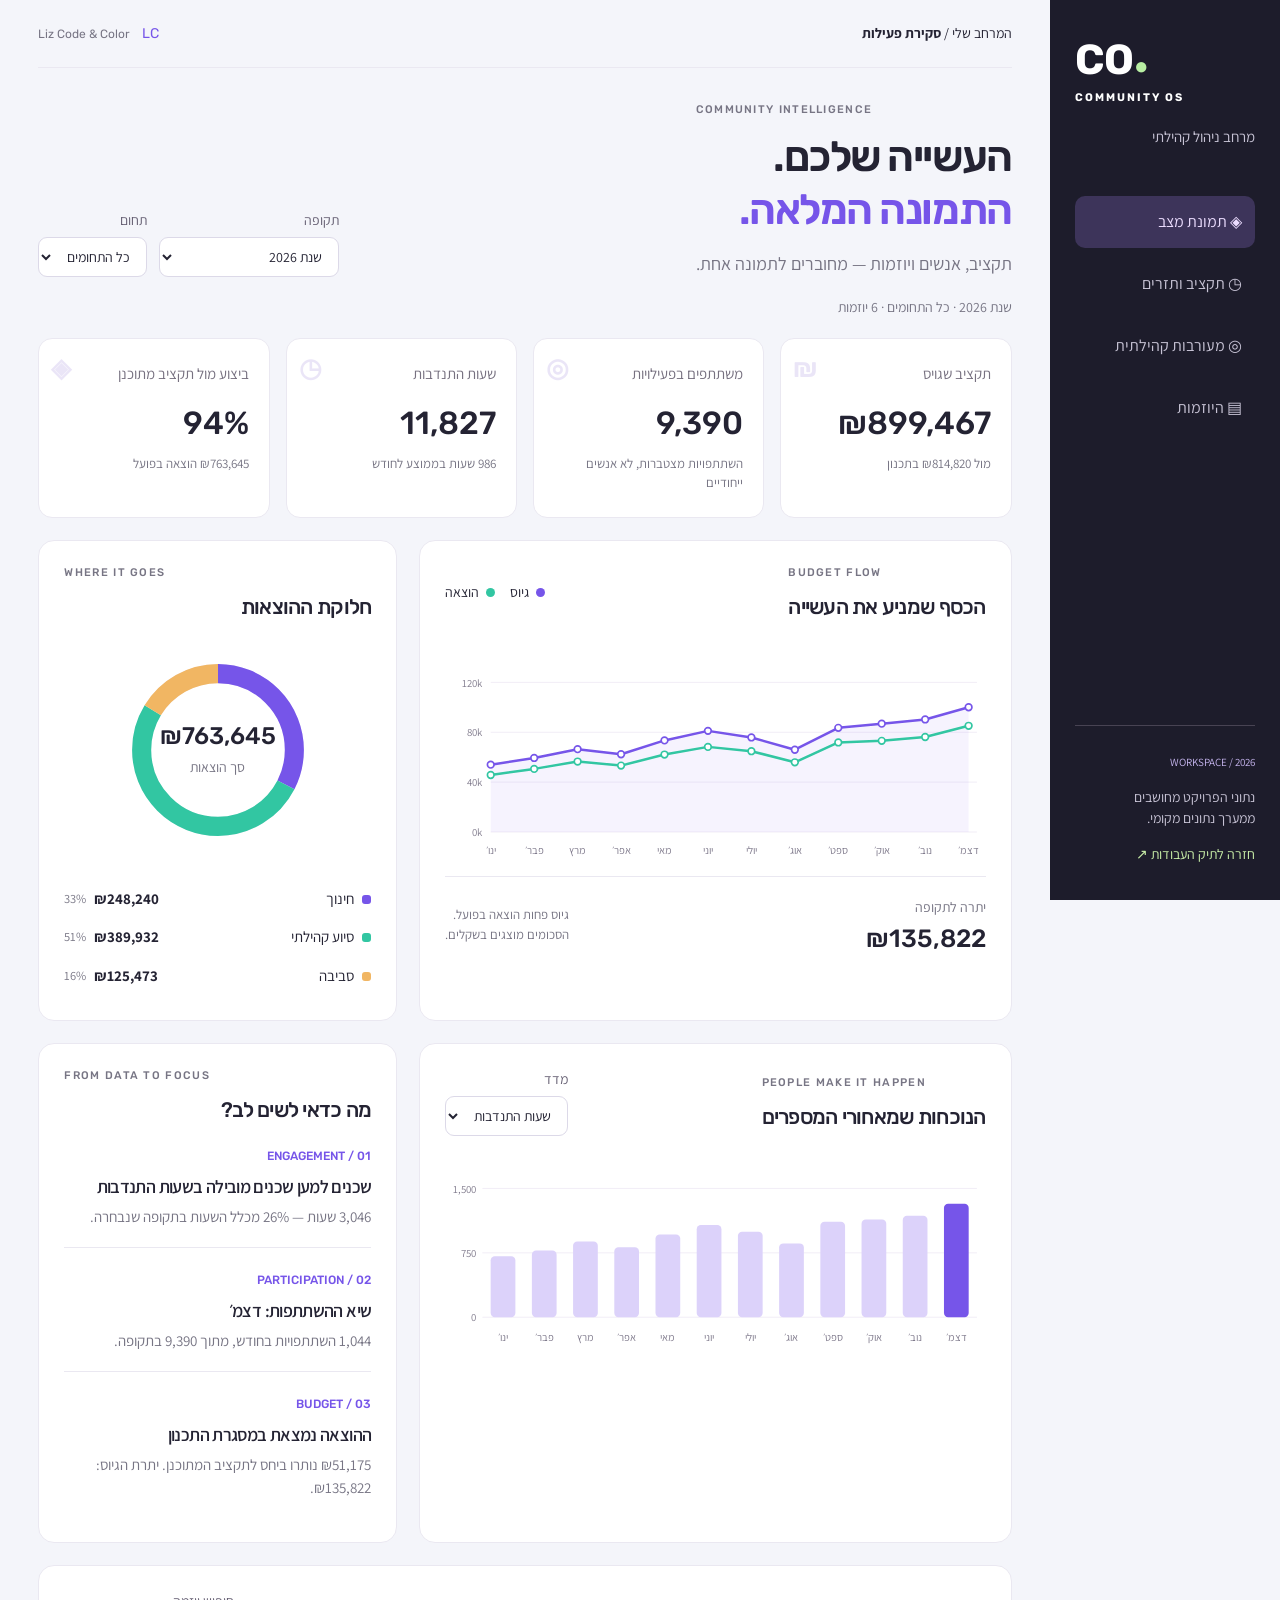
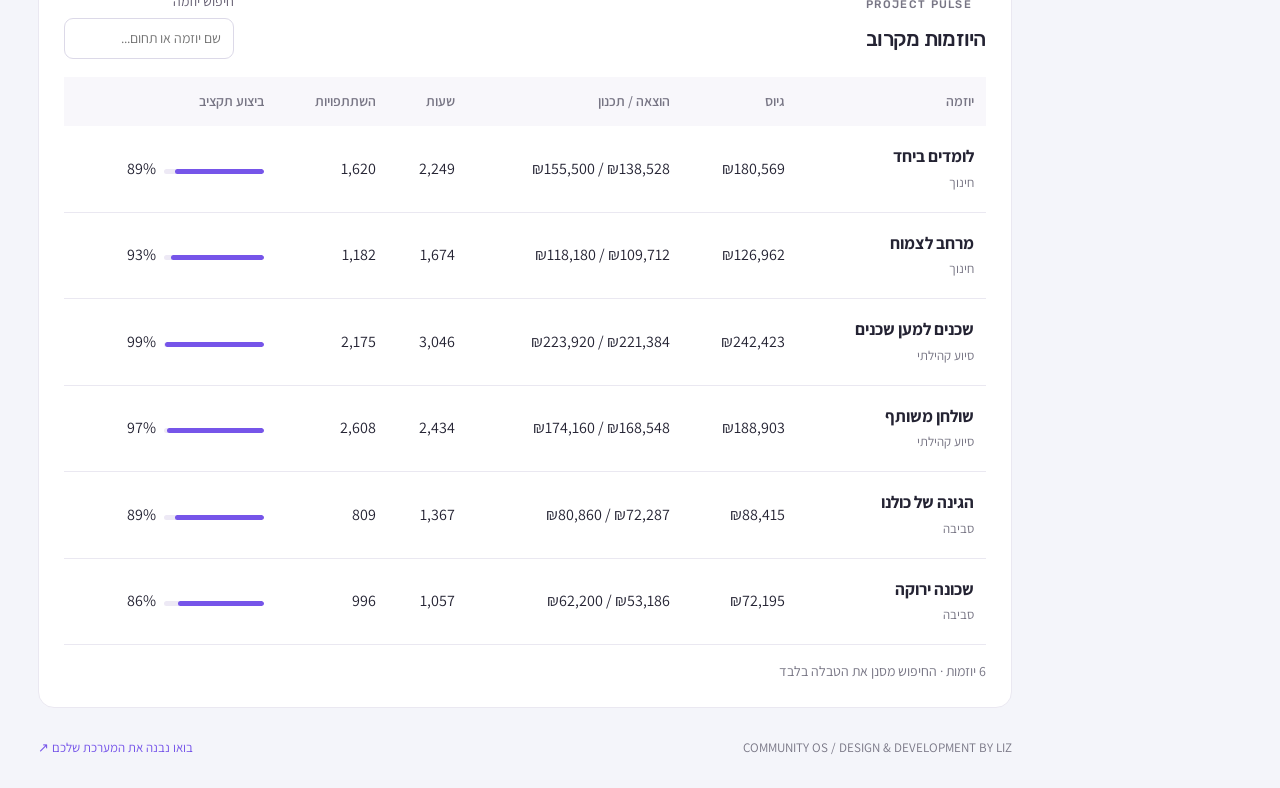
<file: demos/community.html>
<!doctype html><html lang="he" dir="rtl"><head><meta charset="utf-8"><meta name="viewport" content="width=device-width,initial-scale=1"><title>Community OS — ניתוח פעילות קהילתית</title><meta name="description" content="מערכת לניתוח יוזמות, תקציבים, שעות התנדבות ומדדי השתתפות."><link href="https://fonts.googleapis.com/css2?family=Assistant:wght@400;500;600;700;800&family=Rubik:wght@400;500;600;700&display=swap" rel="stylesheet"><link rel="stylesheet" href="community.css"></head><body><aside class="side"><a class="os-brand" href="../index.html#work">CO<span>●</span><small>COMMUNITY OS</small></a><p>מרחב ניהול קהילתי</p><nav aria-label="ניווט במערכת"><a class="active" href="#overview">◈ תמונת מצב</a><a href="#finance">◷ תקציב ותזרים</a><a href="#people">◎ מעורבות קהילתית</a><a href="#initiatives">▤ היוזמות</a></nav><div class="side-footer"><span>WORKSPACE / 2026</span><p>נתוני הפרויקט מחושבים<br>ממערך נתונים מקומי.</p><a href="../index.html#work">חזרה לתיק העבודות ↗</a></div></aside><main><header class="workspace-top"><span>המרחב שלי / <b>סקירת פעילות</b></span><span class="profile">LC <b>Liz Code & Color</b></span></header><section id="overview"><div class="heading"><div><p class="eyebrow">COMMUNITY INTELLIGENCE</p><h1>העשייה שלכם.<br><em>התמונה המלאה.</em></h1><p>תקציב, אנשים ויוזמות — מחוברים לתמונה אחת.</p></div><div class="filters"><label>תקופה<select id="period"><option value="year">שנת 2026</option><option value="q1">רבעון 1 · ינואר–מרץ</option><option value="q2">רבעון 2 · אפריל–יוני</option><option value="q3">רבעון 3 · יולי–ספטמבר</option><option value="q4">רבעון 4 · אוקטובר–דצמבר</option></select></label><label>תחום<select id="domain"><option value="all">כל התחומים</option><option value="education">חינוך</option><option value="support">סיוע קהילתי</option><option value="environment">סביבה</option></select></label></div></div><p id="selection-status" class="selection-status" aria-live="polite"></p><div class="kpis"><article><span>תקציב שגויס</span><b id="kpi-funds">—</b><small id="funds-note"></small><div class="kpi-mark">₪</div></article><article><span>משתתפים בפעילויות</span><b id="kpi-people">—</b><small>השתתפויות מצטברות, לא אנשים ייחודיים</small><div class="kpi-mark">◎</div></article><article><span>שעות התנדבות</span><b id="kpi-hours">—</b><small id="hours-note"></small><div class="kpi-mark">◷</div></article><article><span>ביצוע מול תקציב מתוכנן</span><b id="kpi-budget">—</b><small id="budget-note"></small><div class="kpi-mark">◈</div></article></div></section><div class="analytics-grid"><section id="finance" class="panel finance-panel"><div class="panel-heading"><div><p class="eyebrow">BUDGET FLOW</p><h2>הכסף שמניע את העשייה</h2></div><div class="legend"><span><i class="purple"></i>גיוס</span><span><i class="mint"></i>הוצאה</span></div></div><div id="finance-chart" class="chart-wrap"></div><div class="chart-bottom"><div><span>יתרה לתקופה</span><b id="balance"></b></div><p>גיוס פחות הוצאה בפועל.<br>הסכומים מוצגים בשקלים.</p></div></section><section class="panel distribution-panel"><p class="eyebrow">WHERE IT GOES</p><h2>חלוקת ההוצאות</h2><div class="donut-wrap"><div id="donut"></div><div class="donut-center"><b id="spent-total"></b><span>סך הוצאות</span></div></div><div id="distribution-legend"></div></section><section id="people" class="panel people-panel"><div class="panel-heading"><div><p class="eyebrow">PEOPLE MAKE IT HAPPEN</p><h2>הנוכחות שמאחורי המספרים</h2></div><label class="metric-label">מדד<select id="people-metric"><option value="hours">שעות התנדבות</option><option value="participants">השתתפויות</option></select></label></div><div id="people-chart" class="chart-wrap"></div></section><section class="panel insights-panel"><p class="eyebrow">FROM DATA TO FOCUS</p><h2>מה כדאי לשים לב?</h2><div id="insights" aria-live="polite"></div></section></div><section id="initiatives" class="panel initiatives-panel"><div class="panel-heading"><div><p class="eyebrow">PROJECT PULSE</p><h2>היוזמות מקרוב</h2></div><label class="search-label">חיפוש יוזמה<input id="initiative-search" type="search" placeholder="שם יוזמה או תחום..."></label></div><div class="table-scroll"><table><caption class="sr-only">פירוט יוזמות לפי התקופה והתחום שנבחרו</caption><thead><tr><th>יוזמה</th><th>גיוס</th><th>הוצאה / תכנון</th><th>שעות</th><th>השתתפויות</th><th>ביצוע תקציב</th></tr></thead><tbody id="initiative-rows"></tbody></table></div><p id="row-status" aria-live="polite"></p></section><footer><span>COMMUNITY OS / DESIGN & DEVELOPMENT BY LIZ</span><a href="https://wa.me/972546887442" target="_blank" rel="noreferrer">בואו נבנה את המערכת שלכם ↗</a></footer></main><script src="community.js"></script></body></html>
</file>
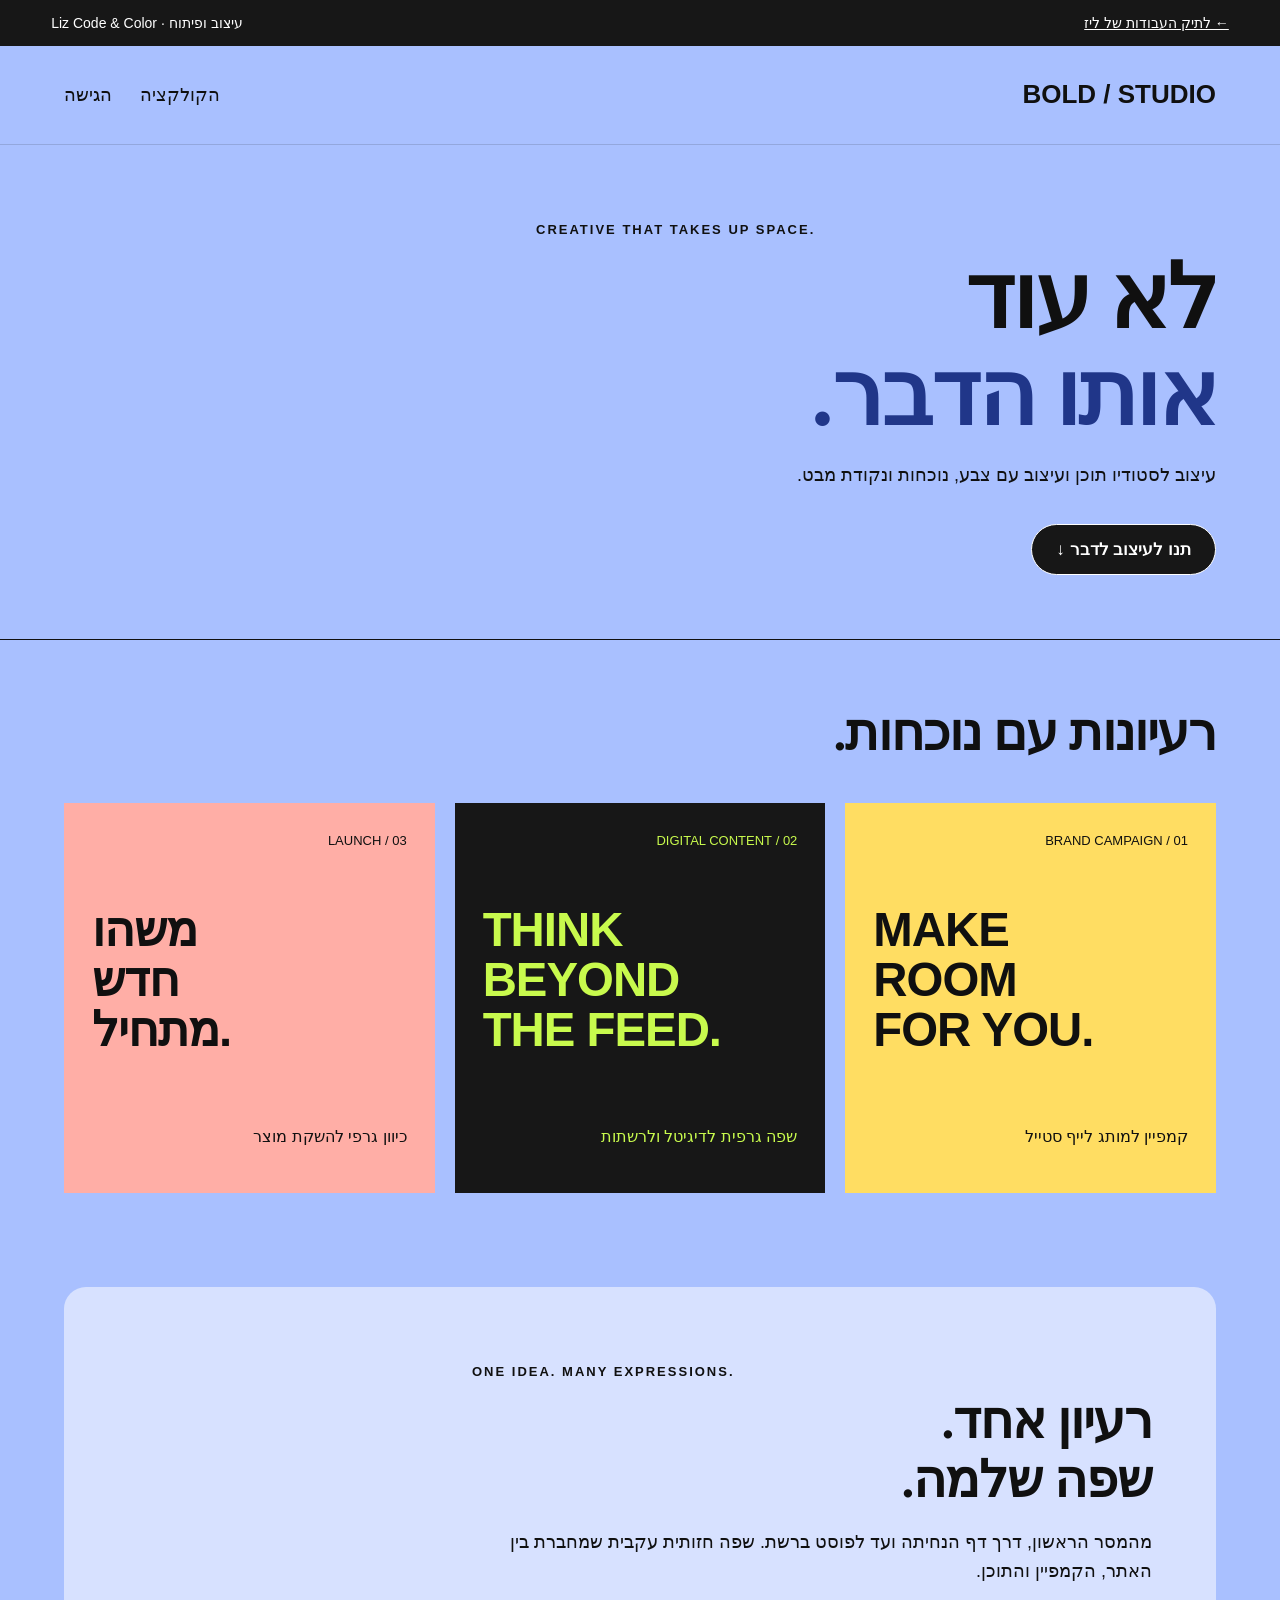
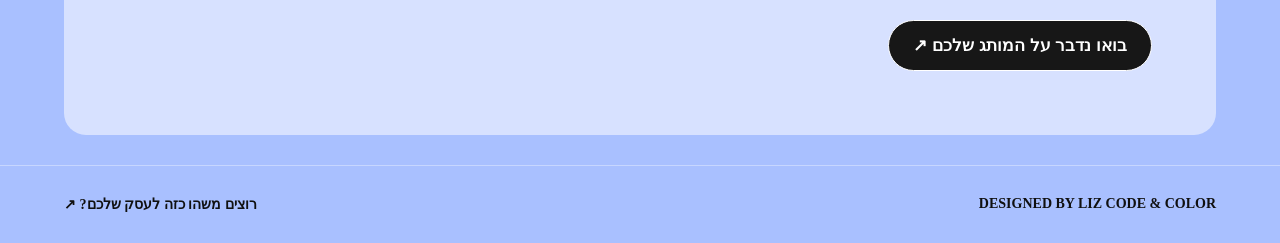
<file: demos/creative.html>
<!doctype html><html lang="he" dir="rtl"><head><meta charset="UTF-8"><meta name="viewport" content="width=device-width,initial-scale=1"><title>Bold — עיצוב קריאייטיב ותוכן | Liz Code & Color</title><meta name="description" content="פרויקט אינטראקטיבי מתוך תיק העבודות של ליז חאג׳ג׳."><link rel="stylesheet" href="../styles.css"><link rel="stylesheet" href="demo.css"></head><body class="demo creative"><div class="demo-banner"><a href="../index.html#work">← לתיק העבודות של ליז</a><span>עיצוב ופיתוח · Liz Code & Color</span></div><main><nav class="demo-nav"><strong>BOLD / STUDIO</strong><a href="#collection">הקולקציה</a><a href="#approach">הגישה</a></nav><section class="creative-hero"><p class="kicker">CREATIVE THAT TAKES UP SPACE.</p><h1>לא עוד<br><em>אותו הדבר.</em></h1><p>עיצוב לסטודיו תוכן ועיצוב עם צבע, נוכחות ונקודת מבט.</p><a class="action" href="#collection">תנו לעיצוב לדבר ↓</a></section><section id="collection"><h2>רעיונות עם נוכחות.</h2><div class="campaign-grid"><article class="campaign yellow"><span>01 / BRAND CAMPAIGN</span><h3>MAKE<br>ROOM<br>FOR YOU.</h3><p>קמפיין  למותג לייף סטייל</p></article><article class="campaign black"><span>02 / DIGITAL CONTENT</span><h3>THINK<br>BEYOND<br>THE FEED.</h3><p>שפה גרפית לדיגיטל ולרשתות</p></article><article class="campaign pink"><span>03 / LAUNCH</span><h3>משהו<br>חדש<br>מתחיל.</h3><p>כיוון גרפי להשקת מוצר </p></article></div></section><section id="approach" class="panel"><p class="kicker">ONE IDEA. MANY EXPRESSIONS.</p><h2>רעיון אחד.<br>שפה שלמה.</h2><p>מהמסר הראשון, דרך דף הנחיתה ועד לפוסט ברשת. שפה חזותית עקבית שמחברת בין האתר, הקמפיין והתוכן.</p><a class="action" href="../index.html#contact">בואו נדבר על המותג שלכם ↗</a></section></main><footer><span>DESIGNED BY LIZ CODE & COLOR</span><a href="../index.html#contact">רוצים משהו כזה לעסק שלכם? ↗</a></footer><script src="demo.js"></script></body></html>
</file>
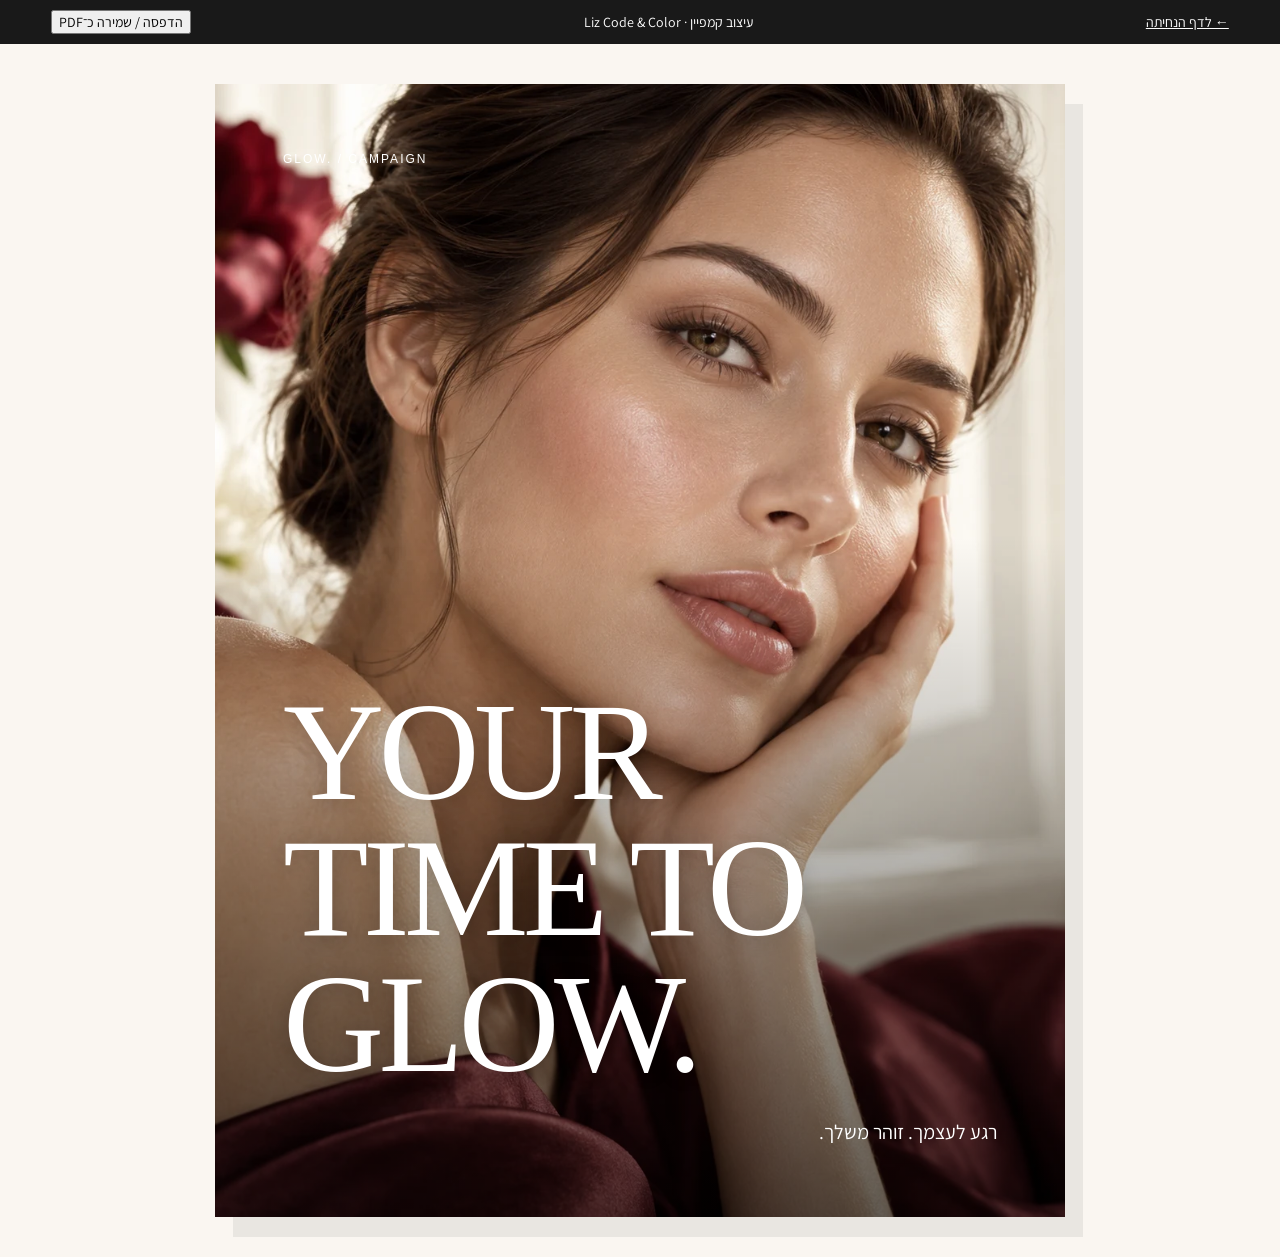
<file: demos/glow-poster.html>
<!doctype html><html lang="he" dir="rtl"><head><meta charset="utf-8"><meta name="viewport" content="width=device-width,initial-scale=1"><title>GLOW. | פוסטר עיצוב</title><link href="https://fonts.googleapis.com/css2?family=Assistant:wght@400;700&family=Rubik:wght@700;900&display=swap" rel="stylesheet"><link href="landing.css" rel="stylesheet"></head><body class="glow poster-page"><div class="demo-ribbon"><a href="glow.html">← לדף הנחיתה</a><span>עיצוב קמפיין · Liz Code & Color</span><button onclick="window.print()">הדפסה / שמירה כ־PDF</button></div><main class="campaign-poster"><img src="../assets/glow.webp" alt="צילום עיצוב לקמפיין GLOW."><div class="poster-copy"><small>GLOW. / CAMPAIGN</small><strong>YOUR<br>TIME TO<br>GLOW.</strong><p>רגע לעצמך. זוהר משלך.</p></div></main></body></html>
</file>
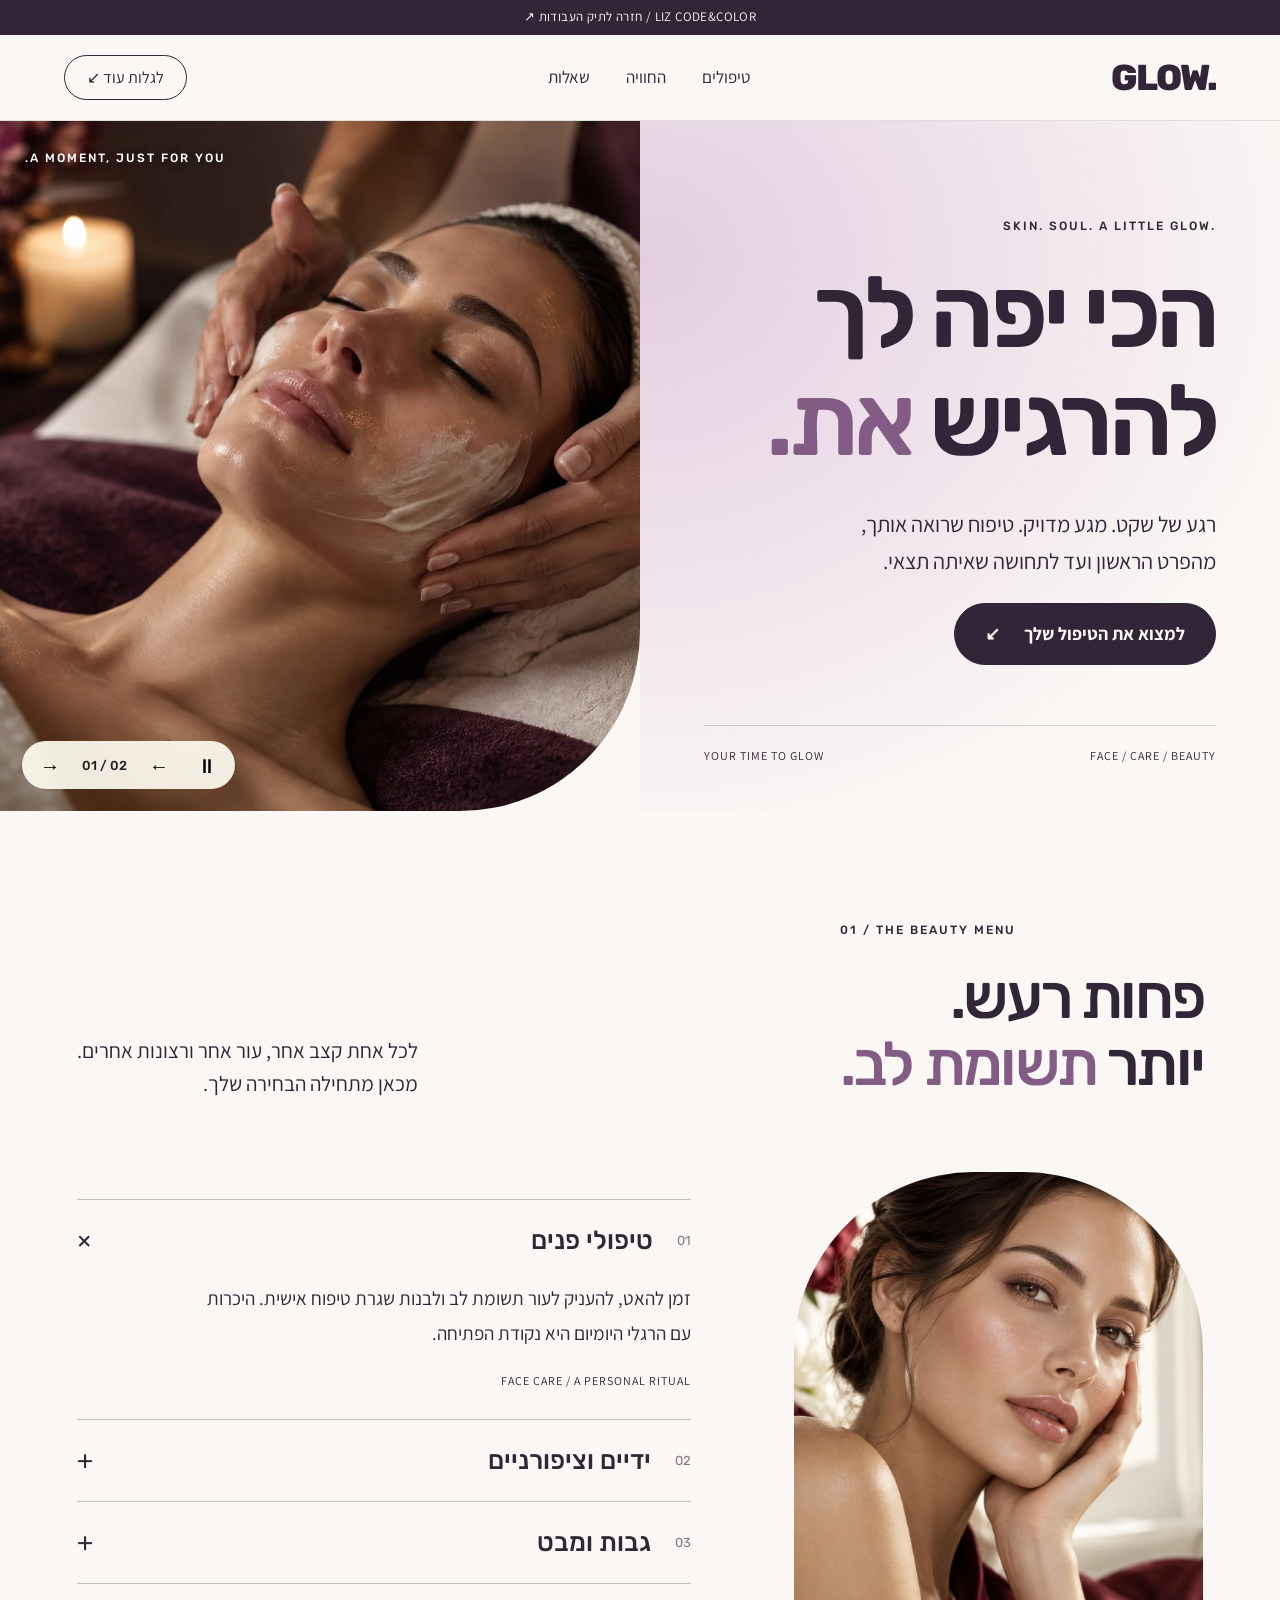
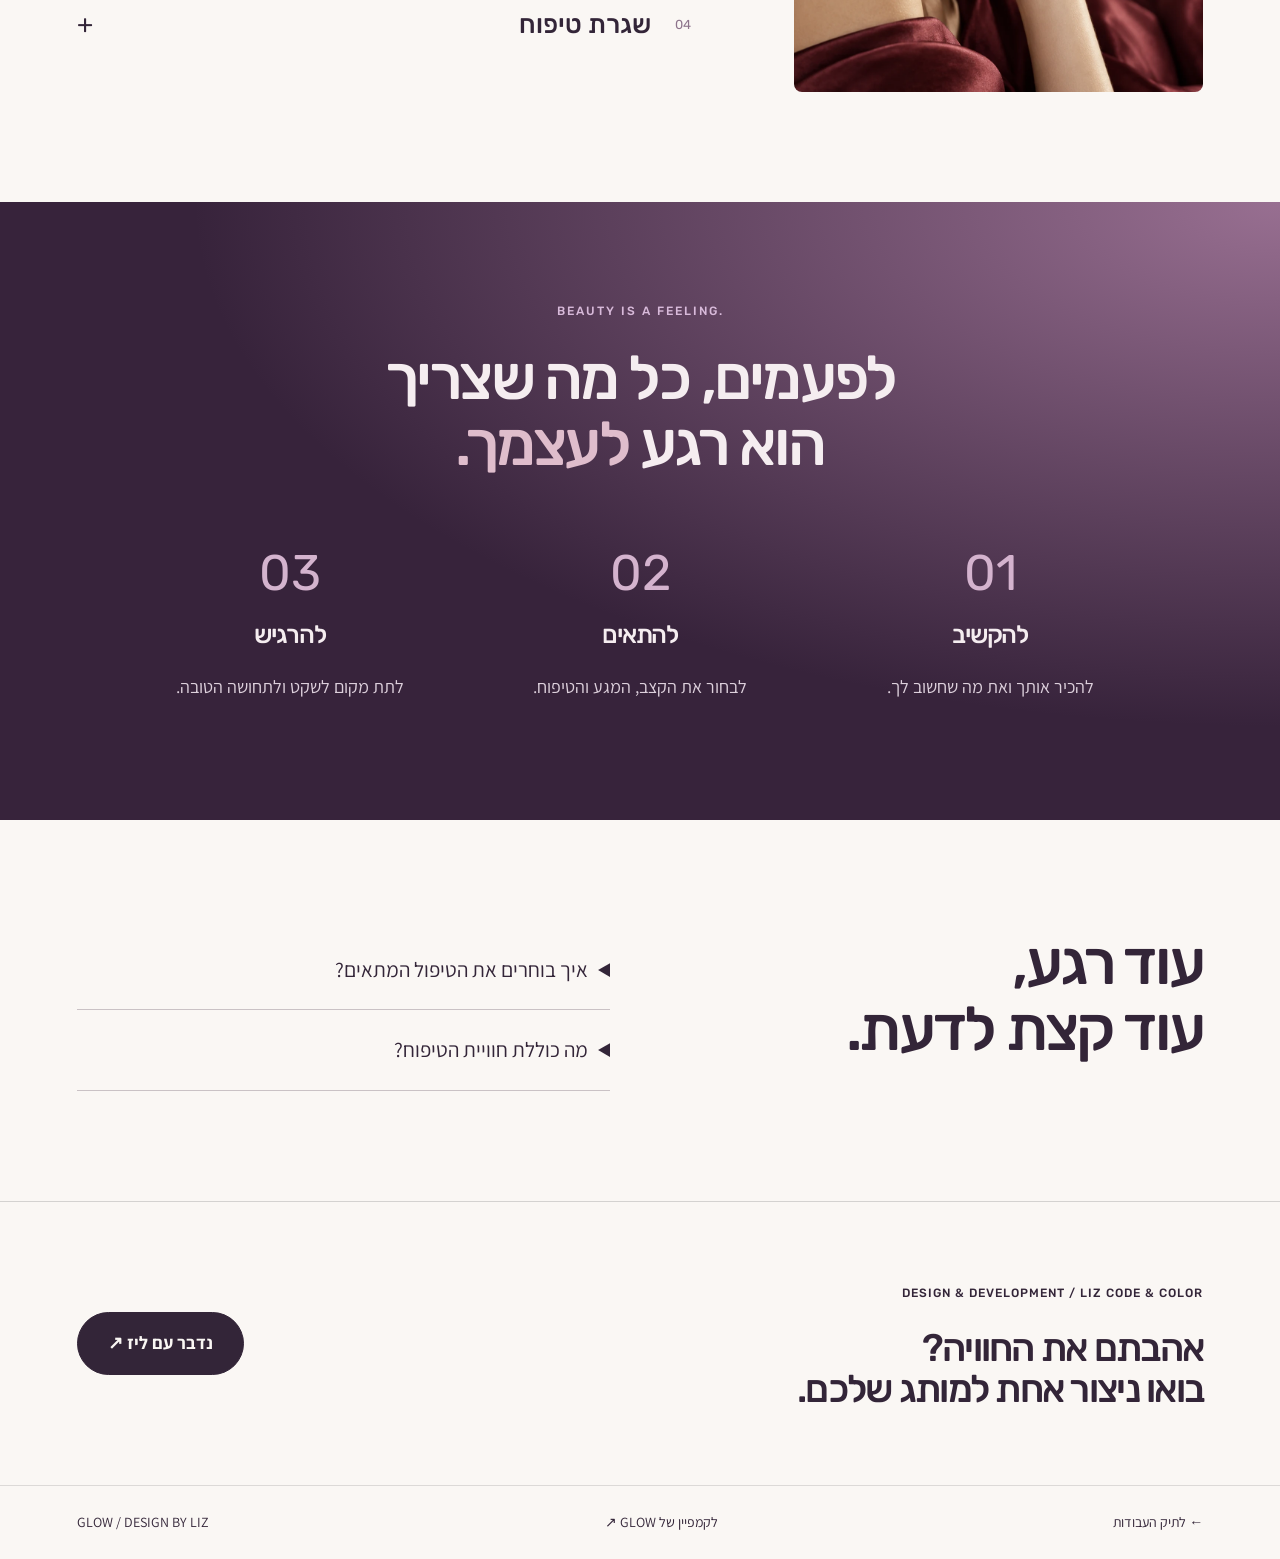
<file: demos/glow.html>
<!doctype html><html lang="he" dir="rtl"><head><meta charset="utf-8"><meta name="viewport" content="width=device-width,initial-scale=1"><title>GLOW — Skin & Beauty Studio</title><meta name="description" content="עולם הטיפוח של GLOW. טיפולי פנים, שגרת טיפוח ויופי אישי."><link rel="preconnect" href="https://fonts.googleapis.com"><link href="https://fonts.googleapis.com/css2?family=Assistant:wght@400;500;600;700;800&family=Rubik:wght@400;500;600;700;800;900&display=swap" rel="stylesheet"><link rel="stylesheet" href="brands.css"></head><body class="beauty-brand" id="top"><a class="back-link" href="../index.html#brand-worlds">LIZ CODE&COLOR / חזרה לתיק העבודות ↗</a><header class="brand-nav"><a class="wordmark" href="#top" dir="ltr">GLOW.</a><nav aria-label="ניווט ראשי"><a href="#collection">טיפולים</a><a href="#ritual">החוויה</a><a href="#questions">שאלות</a></nav><a class="nav-end" href="#collection">לגלות עוד ↙</a></header>
<main><section class="beauty-hero"><div class="beauty-copy"><p class="eyebrow">SKIN. SOUL. A LITTLE GLOW.</p><h1>הכי יפה לך<br>להרגיש <em>את.</em></h1><p>רגע של שקט. מגע מדויק. טיפוח שרואה אותך,<br>מהפרט הראשון ועד לתחושה שאיתה תצאי.</p><a class="btn" href="#collection">למצוא את הטיפול שלך <span>↙</span></a><div class="hero-caption"><span>FACE / CARE / BEAUTY</span><span>YOUR TIME TO GLOW</span></div></div><div class="beauty-visual carousel" data-carousel><img class="active" src="../assets/beauty-detail.webp" alt="טיפול פנים רגוע במגע עדין" fetchpriority="high"><img src="../assets/glow.webp" alt="עולם הטיפוח של GLOW"><div class="image-caption">A MOMENT, JUST FOR YOU.</div><div class="carousel-control"><button data-prev aria-label="לתמונה הקודמת">→</button><span data-counter>01 / 02</span><button data-next aria-label="לתמונה הבאה">←</button><button data-pause aria-label="השהיית החלפת תמונות">⏸</button></div></div></section>
<section id="collection" class="beauty-treatments section"><div class="split-heading"><div><p class="eyebrow">01 / THE BEAUTY MENU</p><h2>פחות רעש.<br>יותר <em>תשומת לב.</em></h2></div><p>לכל אחת קצב אחר, עור אחר ורצונות אחרים.<br>מכאן מתחילה הבחירה שלך.</p></div><div class="treatment-layout"><img src="../assets/glow.webp" alt="טיפוח במראה נקי ואלגנטי" loading="lazy"><div class="treatment-list"><details open><summary><span>01</span> טיפולי פנים <b>+</b></summary><p>זמן להאט, להעניק לעור תשומת לב ולבנות שגרת טיפוח אישית. היכרות עם הרגלי היומיום היא נקודת הפתיחה.</p><small>FACE CARE / A PERSONAL RITUAL</small></details><details><summary><span>02</span> ידיים וציפורניים <b>+</b></summary><p>פרטים קטנים שמשנים את התחושה. גימור נקי, צבע מדויק ומראה שמתאים לאופי שלך.</p><small>HANDS / THE FINISHING TOUCH</small></details><details><summary><span>03</span> גבות ומבט <b>+</b></summary><p>למסגר את המבט ולשמור על האופי שלך. קו רך ומאוזן שמתאים למראה שאת אוהבת.</p><small>BROWS / NATURALLY YOU</small></details><details><summary><span>04</span> שגרת טיפוח <b>+</b></summary><p>למצוא מקום לטיפוח בתוך היומיום. הרגלים פשוטים, הקשבה לעור ומרחב לשאול שאלות.</p><small>EVERYDAY / SMALL MOMENTS</small></details></div></div></section>
<section id="ritual" class="beauty-ritual"><p class="eyebrow">BEAUTY IS A FEELING.</p><h2>לפעמים, כל מה שצריך<br>הוא רגע <em>לעצמך.</em></h2><div class="ritual-steps"><article><span>01</span><h3>להקשיב</h3><p>להכיר אותך ואת מה שחשוב לך.</p></article><article><span>02</span><h3>להתאים</h3><p>לבחור את הקצב, המגע והטיפוח.</p></article><article><span>03</span><h3>להרגיש</h3><p>לתת מקום לשקט ולתחושה הטובה.</p></article></div></section>
<section id="questions" class="section beauty-faq"><h2>עוד רגע,<br>עוד קצת לדעת.</h2><div><details><summary>איך בוחרים את הטיפול המתאים?</summary><p>מתחילים במה שחשוב לך: זמן לעצמך, טיפוח קבוע או התמקדות באזור מסוים. אפשר להכיר את סוגי הטיפולים בתפריט למעלה.</p></details><details><summary>מה כוללת חוויית הטיפוח?</summary><p>הקשבה, בחירה אישית ותשומת לב לפרטים — מהשיחה הראשונה ועד לשגרת היומיום.</p></details></div></section></main><section class="project-credit"><div><span>DESIGN & DEVELOPMENT / LIZ CODE & COLOR</span><h2>אהבתם את החוויה?<br>בואו ניצור אחת למותג שלכם.</h2></div><a class="btn" href="https://wa.me/972546887442" target="_blank" rel="noreferrer">נדבר עם ליז ↗</a></section><footer><a href="../index.html#brand-worlds">← לתיק העבודות</a><a href="glow-poster.html">לקמפיין של GLOW ↗</a><span>GLOW / DESIGN BY LIZ</span></footer><script src="brands.js"></script></body></html>
</file>
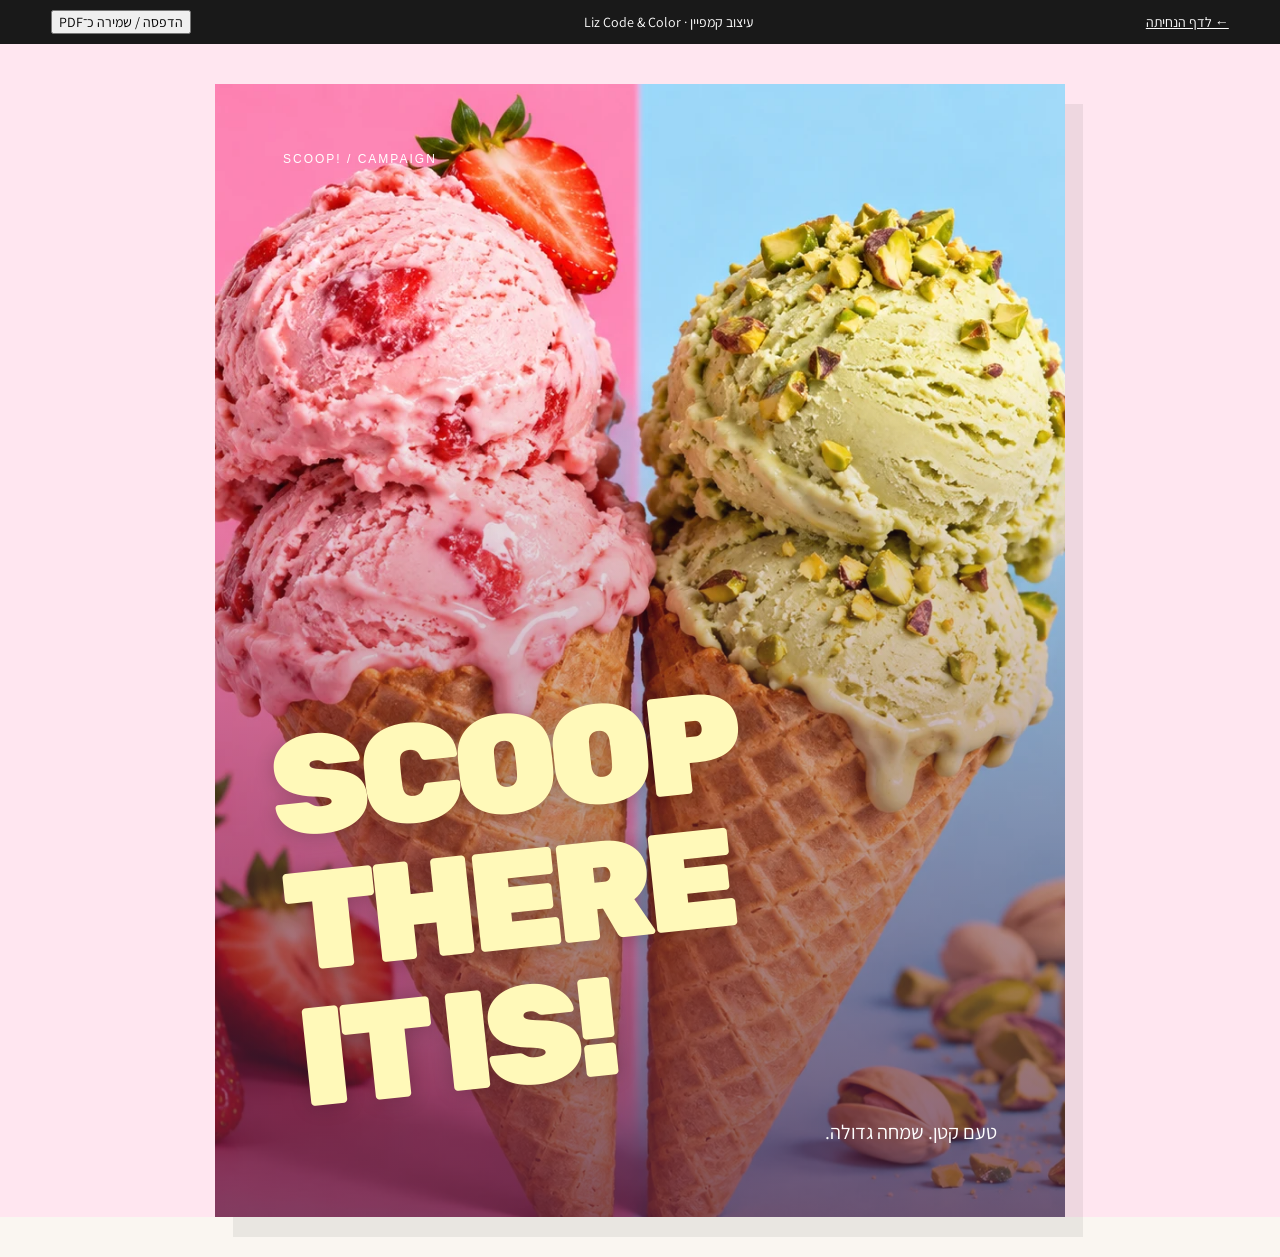
<file: demos/icecream-poster.html>
<!doctype html><html lang="he" dir="rtl"><head><meta charset="utf-8"><meta name="viewport" content="width=device-width,initial-scale=1"><title>SCOOP! | פוסטר עיצוב</title><link href="https://fonts.googleapis.com/css2?family=Assistant:wght@400;700&family=Rubik:wght@700;900&display=swap" rel="stylesheet"><link href="landing.css" rel="stylesheet"></head><body class="icecream poster-page"><div class="demo-ribbon"><a href="icecream.html">← לדף הנחיתה</a><span>עיצוב קמפיין · Liz Code & Color</span><button onclick="window.print()">הדפסה / שמירה כ־PDF</button></div><main class="campaign-poster"><img src="../assets/icecream.webp" alt="צילום עיצוב לקמפיין SCOOP!"><div class="poster-copy"><small>SCOOP! / CAMPAIGN</small><strong>SCOOP<br>THERE<br>IT IS!</strong><p>טעם קטן. שמחה גדולה.</p></div></main></body></html>
</file>
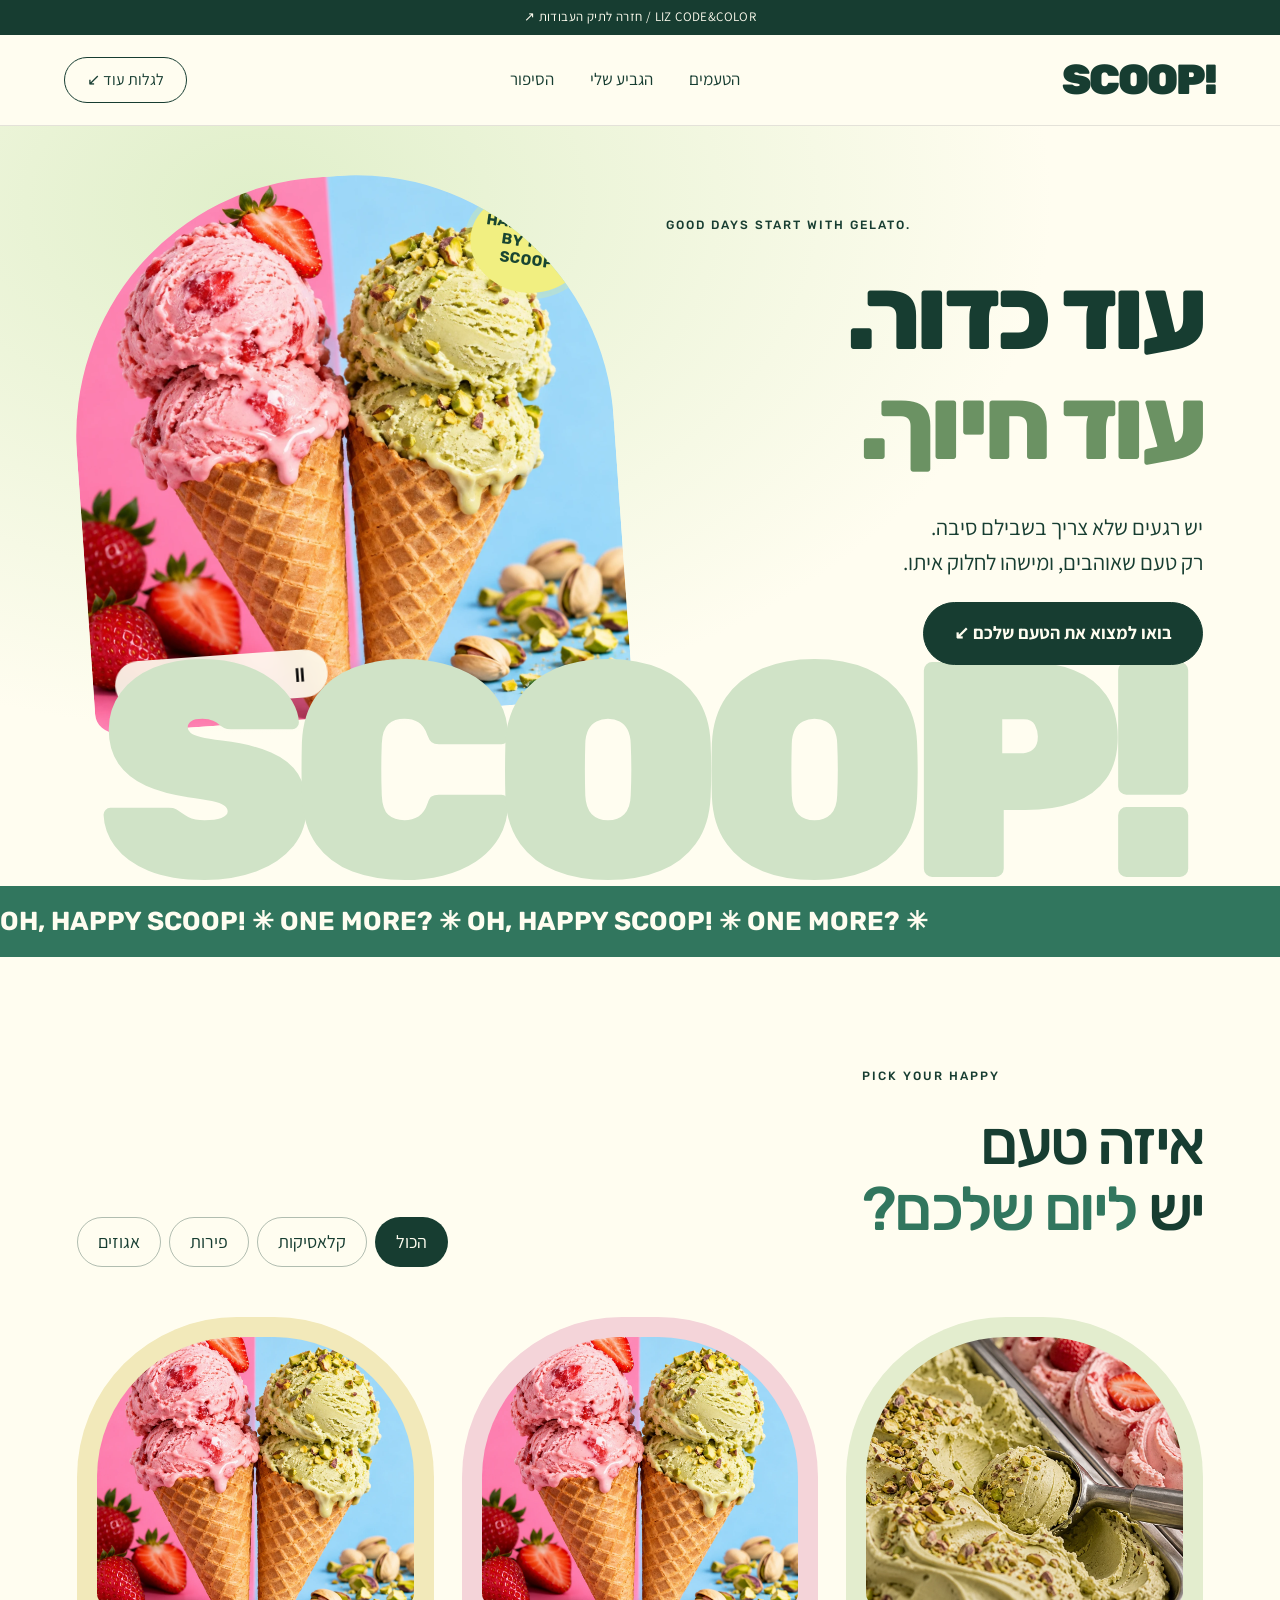
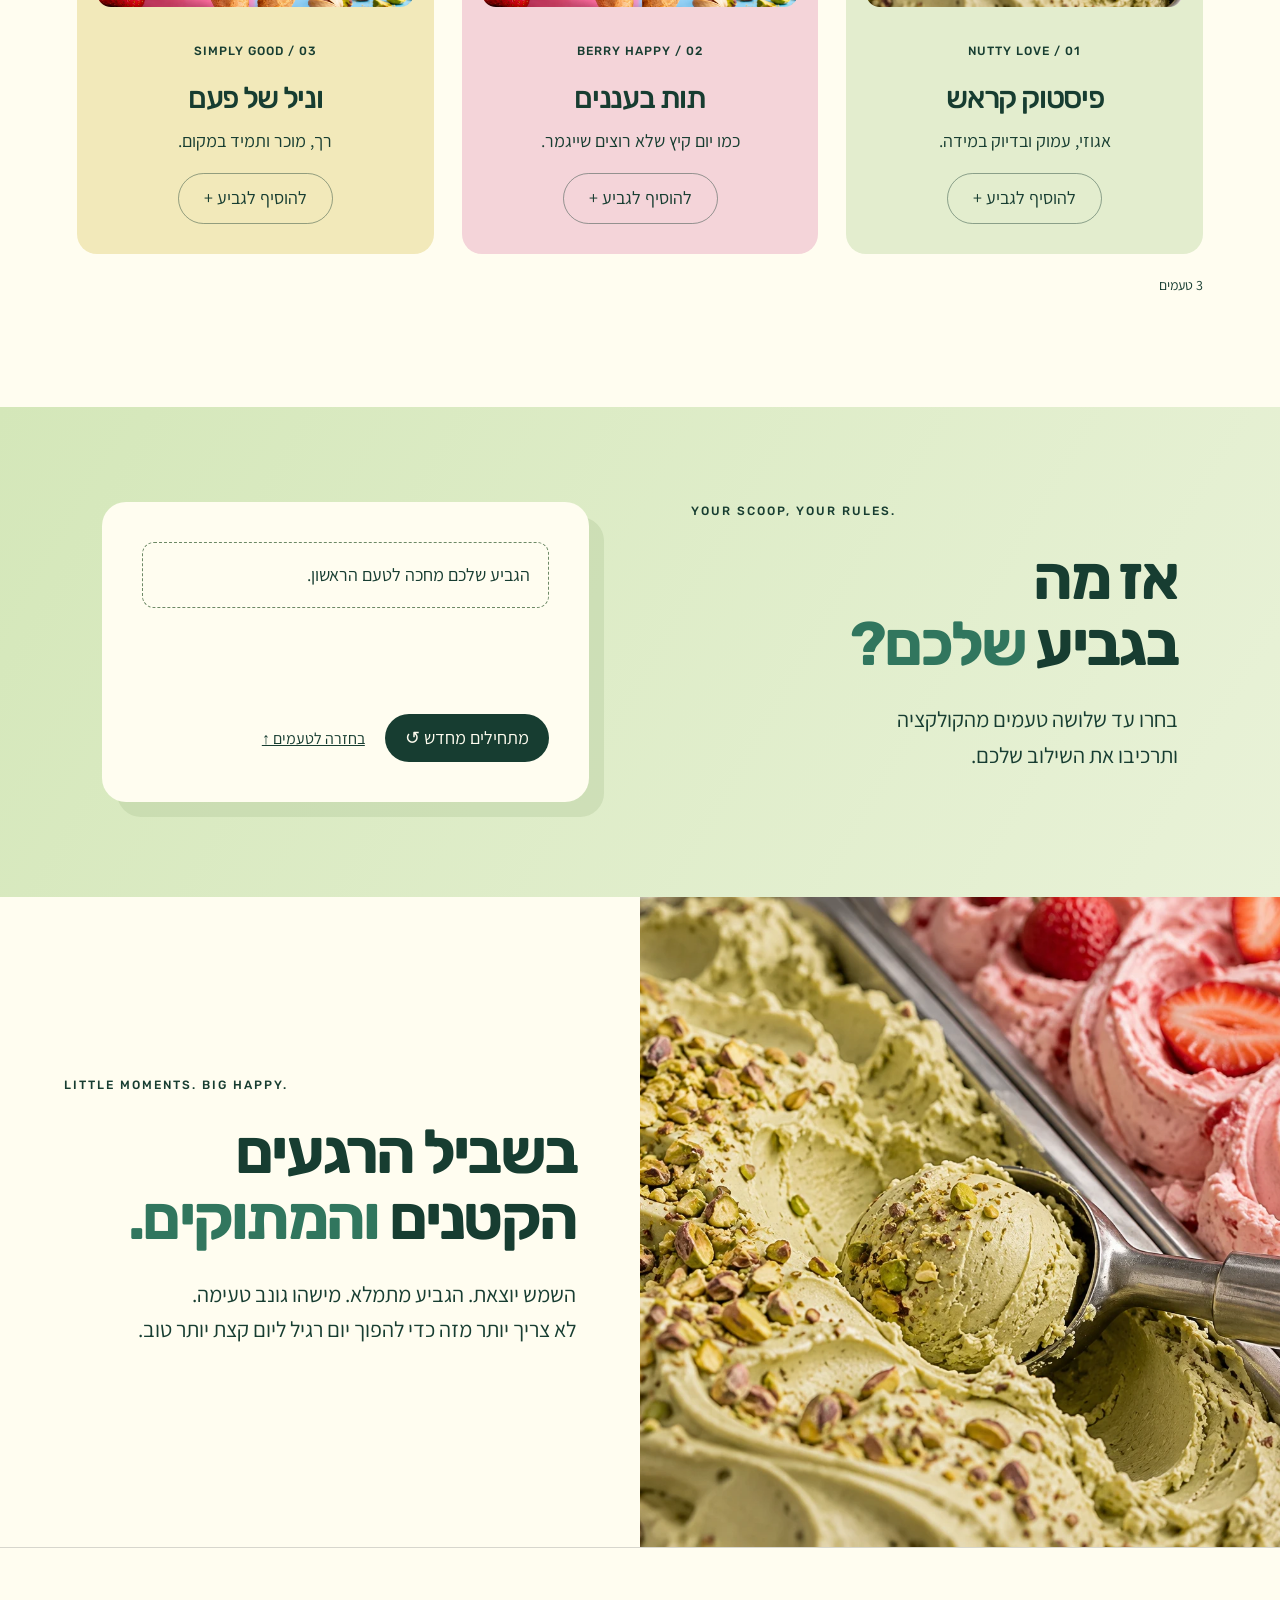
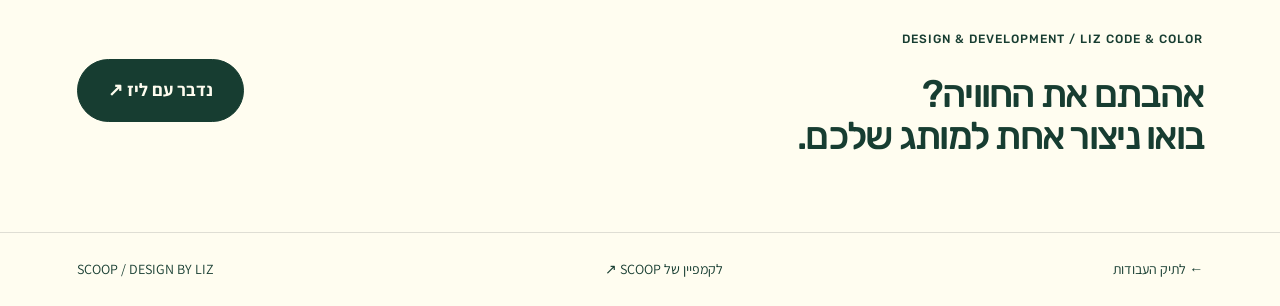
<file: demos/icecream.html>
<!doctype html><html lang="he" dir="rtl"><head><meta charset="utf-8"><meta name="viewport" content="width=device-width,initial-scale=1"><title>SCOOP! — A Little Scoop of Happy</title><meta name="description" content="גלו את עולם הטעמים של SCOOP: פיסטוק, תות, שוקולד והרבה שמחה."><link rel="preconnect" href="https://fonts.googleapis.com"><link href="https://fonts.googleapis.com/css2?family=Assistant:wght@400;500;600;700;800&family=Rubik:wght@400;500;600;700;800;900&display=swap" rel="stylesheet"><link rel="stylesheet" href="brands.css"></head><body class="gelato-brand" id="top"><a class="back-link" href="../index.html#brand-worlds">LIZ CODE&COLOR / חזרה לתיק העבודות ↗</a><header class="brand-nav"><a class="wordmark" href="#top" dir="ltr">SCOOP!</a><nav aria-label="ניווט ראשי"><a href="#collection">הטעמים</a><a href="#mix">הגביע שלי</a><a href="#story">הסיפור</a></nav><a class="nav-end" href="#collection">לגלות עוד ↙</a></header>
<main><section class="gelato-hero"><div class="gelato-title"><p class="eyebrow">GOOD DAYS START WITH GELATO.</p><h1>עוד כדור.<br><em>עוד חיוך.</em></h1><p>יש רגעים שלא צריך בשבילם סיבה.<br>רק טעם שאוהבים, ומישהו לחלוק איתו.</p><a class="btn" href="#collection">בואו למצוא את הטעם שלכם ↙</a></div><div class="gelato-photo carousel" data-carousel><img class="active" src="../assets/icecream.webp" alt="גביעי גלידה צבעוניים" fetchpriority="high"><img src="../assets/gelato-detail.webp" alt="גלידת פיסטוק ותות במרקם עשיר"><div class="carousel-control"><button data-prev aria-label="לתמונה הקודמת">→</button><span data-counter>01 / 02</span><button data-next aria-label="לתמונה הבאה">←</button><button data-pause aria-label="השהיית החלפת תמונות">⏸</button></div><span class="round-seal">HAPPINESS<br>BY THE<br>SCOOP</span></div><div class="giant-word" aria-hidden="true">SCOOP!</div></section><div class="rolling-band"><div>OH, HAPPY SCOOP! ✳ ONE MORE? ✳ OH, HAPPY SCOOP! ✳ ONE MORE? ✳ </div></div>
<section id="collection" class="section flavor-section"><div class="split-heading"><div><p class="eyebrow">PICK YOUR HAPPY</p><h2>איזה טעם<br>יש <em>ליום שלכם?</em></h2></div><div class="filter-tabs" aria-label="סינון טעמים"><button class="active" data-filter="all" aria-pressed="true">הכול</button><button data-filter="classic" aria-pressed="false">קלאסיקות</button><button data-filter="fruit" aria-pressed="false">פירות</button><button data-filter="nuts" aria-pressed="false">אגוזים</button></div></div><div class="flavor-grid">
<article class="flavor-card pistachio" data-category="nuts"><div class="flavor-photo"><img src="../assets/gelato-detail.webp" alt="גלידת פיסטוק" loading="lazy"></div><span>01 / NUTTY LOVE</span><h3>פיסטוק קראש</h3><p>אגוזי, עמוק ובדיוק במידה.</p><button data-scoop="פיסטוק קראש">להוסיף לגביע +</button></article>
<article class="flavor-card strawberry" data-category="fruit"><div class="flavor-photo"><img src="../assets/icecream.webp" alt="גלידת תות" loading="lazy"></div><span>02 / BERRY HAPPY</span><h3>תות בעננים</h3><p>כמו יום קיץ שלא רוצים שייגמר.</p><button data-scoop="תות בעננים">להוסיף לגביע +</button></article>
<article class="flavor-card vanilla" data-category="classic"><div class="flavor-photo"><img src="../assets/icecream.webp" alt="מבחר גלידות בגביע" loading="lazy"></div><span>03 / SIMPLY GOOD</span><h3>וניל של פעם</h3><p>רך, מוכר ותמיד במקום.</p><button data-scoop="וניל של פעם">להוסיף לגביע +</button></article></div><p class="filter-status" aria-live="polite">3 טעמים</p></section>
<section id="mix" class="mix-section"><div><p class="eyebrow">YOUR SCOOP, YOUR RULES.</p><h2>אז מה<br>בגביע <em>שלכם?</em></h2><p>בחרו עד שלושה טעמים מהקולקציה<br>ותרכיבו את השילוב שלכם.</p></div><div class="scoop-picker"><div class="scoop-list" aria-live="polite"><p>הגביע שלכם מחכה לטעם הראשון.</p></div><p id="scoop-status" aria-live="polite"></p><button id="clear-scoops">מתחילים מחדש ↺</button><a href="#collection">בחזרה לטעמים ↑</a></div></section>
<section id="story" class="gelato-story"><img src="../assets/gelato-detail.webp" alt="פיסטוק ותות, רגע של צבע וטעם" loading="lazy"><div><p class="eyebrow">LITTLE MOMENTS. BIG HAPPY.</p><h2>בשביל הרגעים<br>הקטנים <em>והמתוקים.</em></h2><p>השמש יוצאת. הגביע מתמלא. מישהו גונב טעימה.<br>לא צריך יותר מזה כדי להפוך יום רגיל ליום קצת יותר טוב.</p></div></section></main><section class="project-credit"><div><span>DESIGN & DEVELOPMENT / LIZ CODE & COLOR</span><h2>אהבתם את החוויה?<br>בואו ניצור אחת למותג שלכם.</h2></div><a class="btn" href="https://wa.me/972546887442" target="_blank" rel="noreferrer">נדבר עם ליז ↗</a></section><footer><a href="../index.html#brand-worlds">← לתיק העבודות</a><a href="icecream-poster.html">לקמפיין של SCOOP ↗</a><span>SCOOP / DESIGN BY LIZ</span></footer><script src="brands.js"></script></body></html>
</file>
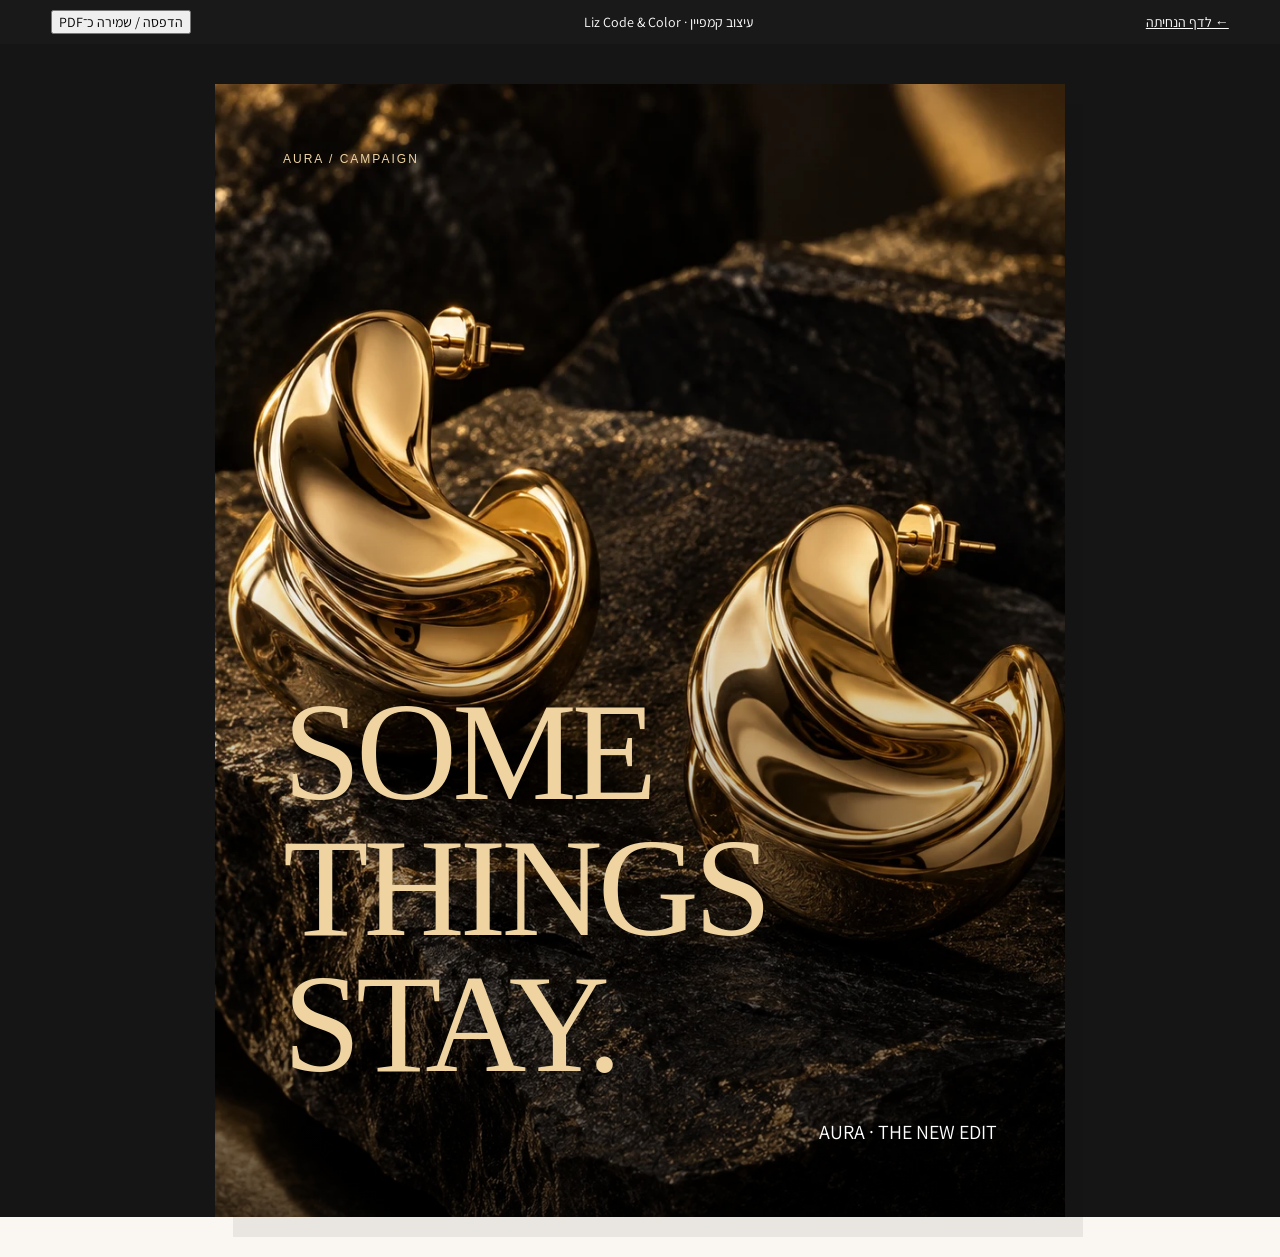
<file: demos/jewelry-poster.html>
<!doctype html><html lang="he" dir="rtl"><head><meta charset="utf-8"><meta name="viewport" content="width=device-width,initial-scale=1"><title>AURA | פוסטר עיצוב</title><link href="https://fonts.googleapis.com/css2?family=Assistant:wght@400;700&family=Rubik:wght@700;900&display=swap" rel="stylesheet"><link href="landing.css" rel="stylesheet"></head><body class="jewelry poster-page"><div class="demo-ribbon"><a href="jewelry.html">← לדף הנחיתה</a><span>עיצוב קמפיין · Liz Code & Color</span><button onclick="window.print()">הדפסה / שמירה כ־PDF</button></div><main class="campaign-poster"><img src="../assets/jewelry.webp" alt="צילום עיצוב לקמפיין AURA"><div class="poster-copy"><small>AURA / CAMPAIGN</small><strong>SOME<br>THINGS<br>STAY.</strong><p>AURA · THE NEW EDIT</p></div></main></body></html>
</file>
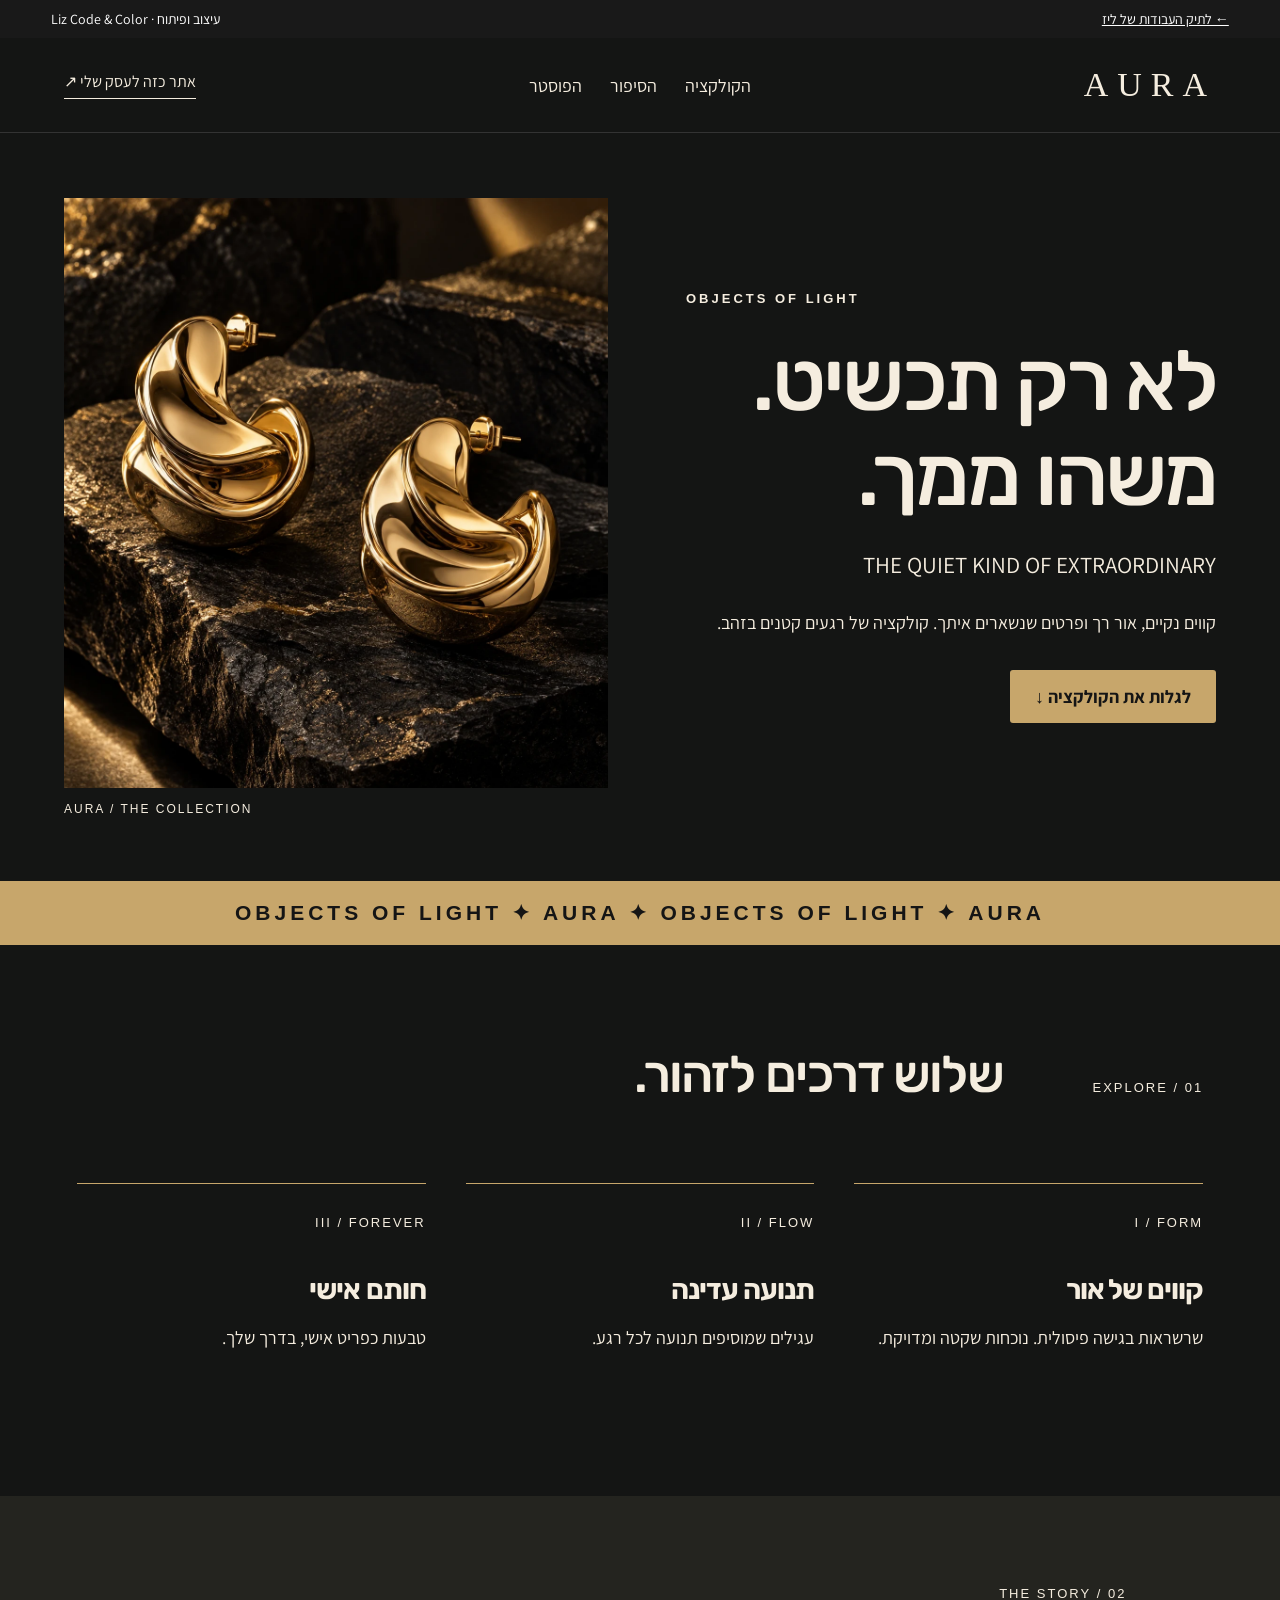
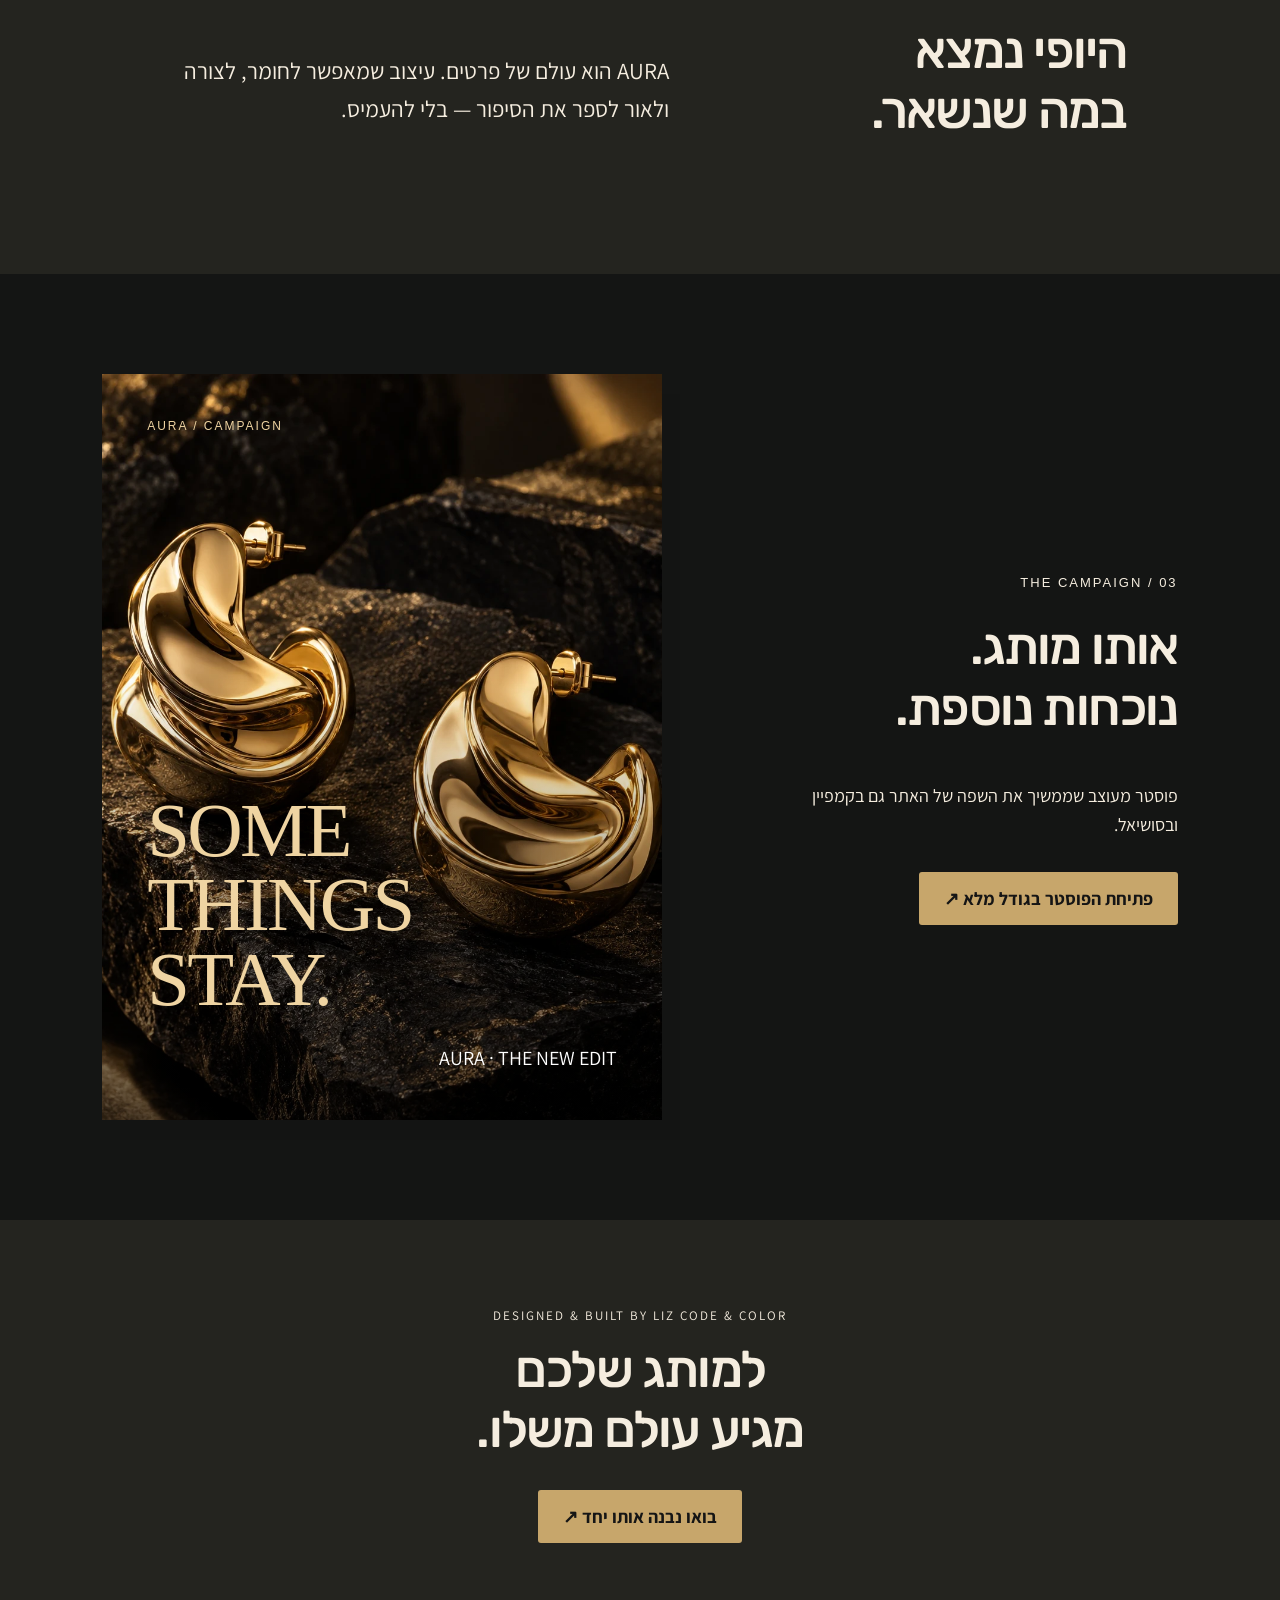
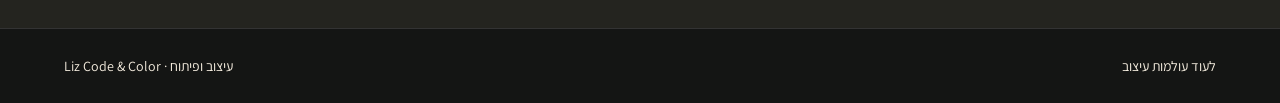
<file: demos/jewelry.html>
<!doctype html>
<html lang="he" dir="rtl"><head><meta charset="utf-8"><meta name="viewport" content="width=device-width,initial-scale=1"><title>AURA — דף נחיתה ופוסטר | Liz Code & Color</title><meta name="description" content="פרויקט עיצוב ופיתוח: AURA. דף נחיתה ופוסטר מתוך תיק העבודות של ליז."><link href="https://fonts.googleapis.com/css2?family=Assistant:wght@400;600;700;800&family=Rubik:wght@500;700;900&display=swap" rel="stylesheet"><link href="landing.css" rel="stylesheet"></head>
<body class="jewelry"><div class="demo-ribbon"><a href="../index.html#brand-worlds">← לתיק העבודות של ליז</a><span>עיצוב ופיתוח · Liz Code & Color</span></div>
<header class="landing-nav"><a class="wordmark" href="#" dir="ltr">AURA</a><nav aria-label="ניווט בדף"><a href="#collection">הקולקציה</a><a href="#story">הסיפור</a><a href="#poster">הפוסטר</a></nav><a class="nav-cta" href="../index.html#contact">אתר כזה לעסק שלי ↗</a></header>
<main><section class="landing-hero"><div class="hero-text"><p class="eyebrow">OBJECTS OF LIGHT</p><h1>לא רק תכשיט.<br>משהו ממך.</h1><p class="sub">THE QUIET KIND OF EXTRAORDINARY</p><p>קווים נקיים, אור רך ופרטים שנשארים איתך. קולקציה  של רגעים קטנים בזהב.</p><a class="button" href="#collection">לגלות את הקולקציה ↓</a></div><figure><img src="../assets/jewelry.webp" width="1024" height="1024" alt="תכשיטי זהב על רקע כהה"><figcaption>AURA / THE COLLECTION</figcaption></figure></section>
<div class="ticker" aria-hidden="true">OBJECTS OF LIGHT ✦ AURA ✦ OBJECTS OF LIGHT ✦ AURA</div>
<section id="collection" class="collection"><div class="section-heading"><span>01 / EXPLORE</span><h2>שלוש דרכים לזהור.</h2></div><div class="collection-grid"><article><span>I / FORM</span><h3>קווים של אור</h3><p>שרשראות בגישה פיסולית. נוכחות שקטה ומדויקת.</p></article><article><span>II / FLOW</span><h3>תנועה עדינה</h3><p>עגילים שמוסיפים תנועה לכל רגע.</p></article><article><span>III / FOREVER</span><h3>חותם אישי</h3><p>טבעות כפריט אישי, בדרך שלך.</p></article></div></section>
<section id="story" class="story"><span>02 / THE STORY</span><h2>היופי נמצא<br>במה שנשאר.</h2><p>AURA הוא עולם של פרטים. עיצוב שמאפשר לחומר, לצורה ולאור לספר את הסיפור — בלי להעמיס.</p></section>
<section id="poster" class="poster-section"><div class="poster-intro"><span>03 / THE CAMPAIGN</span><h2>אותו מותג.<br>נוכחות נוספת.</h2><p>פוסטר מעוצב שממשיך את השפה של האתר גם בקמפיין ובסושיאל.</p><a class="button" href="jewelry-poster.html">פתיחת הפוסטר בגודל מלא ↗</a></div><a class="campaign-poster" href="jewelry-poster.html" aria-label="פתיחת הפוסטר של AURA"><img src="../assets/jewelry.webp" alt="" loading="lazy"><div class="poster-copy"><small>AURA / CAMPAIGN</small><strong>SOME<br>THINGS<br>STAY.</strong><p>AURA · THE NEW EDIT</p></div></a></section>

<section class="closing"><p>DESIGNED & BUILT BY LIZ CODE & COLOR</p><h2>למותג שלכם<br>מגיע עולם משלו.</h2><a class="button" href="https://wa.me/972546887442" target="_blank" rel="noreferrer">בואו נבנה אותו יחד ↗</a></section></main><footer><a href="../index.html#brand-worlds">לעוד עולמות עיצוב</a><span>עיצוב ופיתוח · Liz Code & Color</span></footer></body></html>
</file>
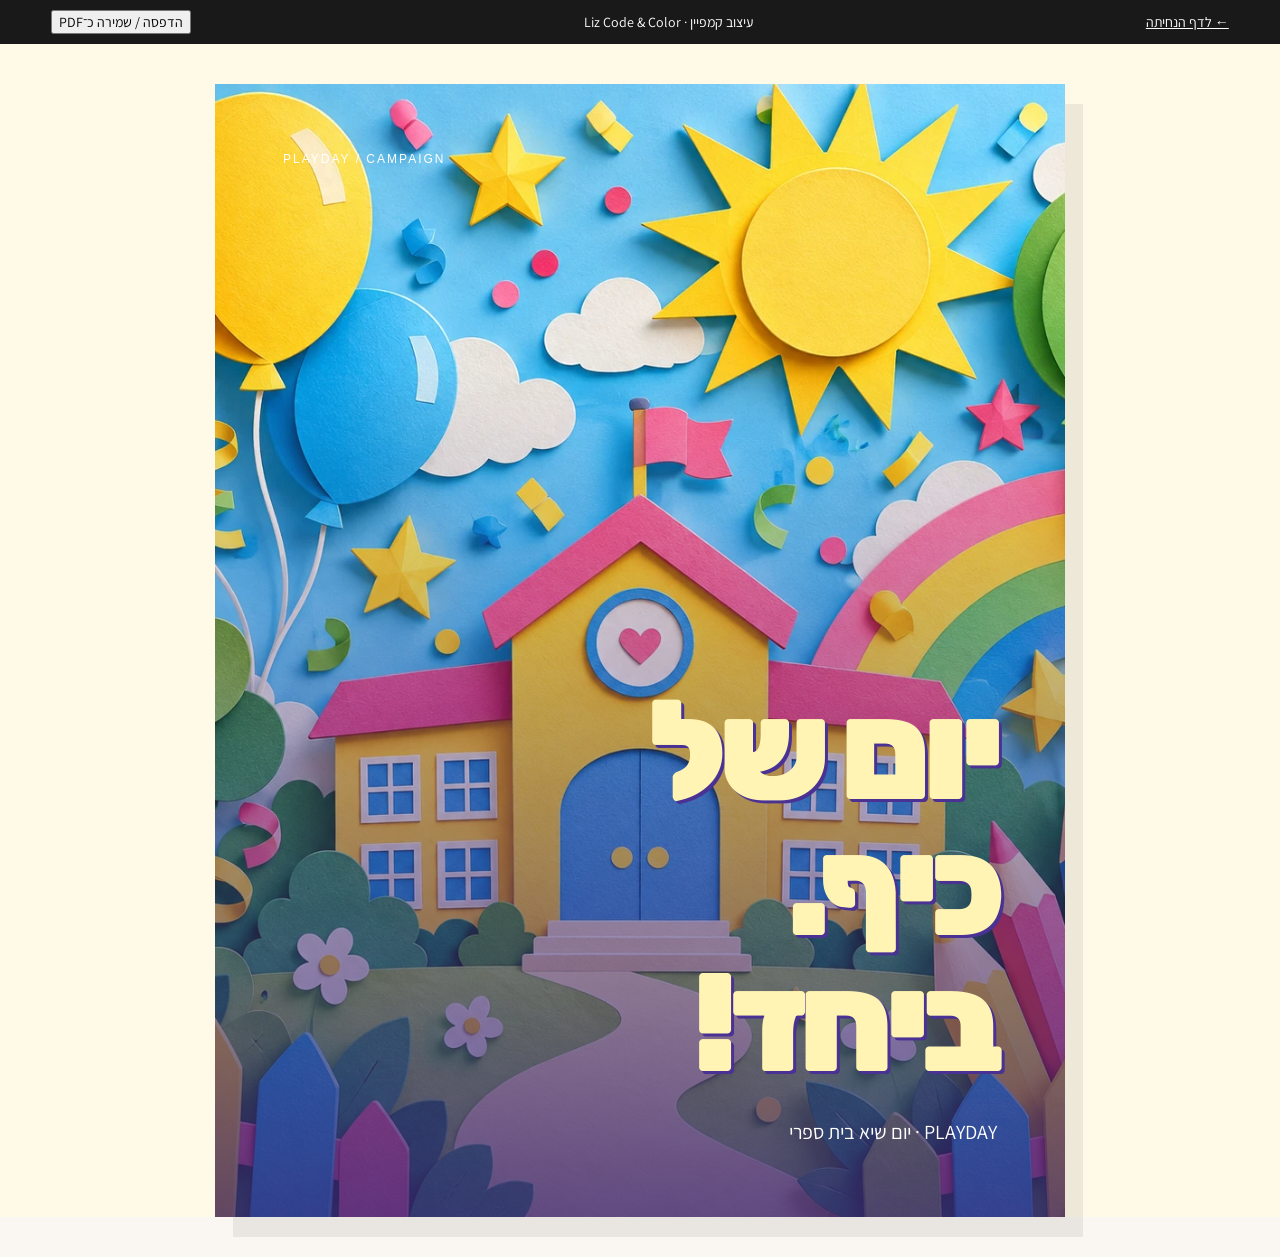
<file: demos/school-poster.html>
<!doctype html><html lang="he" dir="rtl"><head><meta charset="utf-8"><meta name="viewport" content="width=device-width,initial-scale=1"><title>PLAYDAY | פוסטר עיצוב</title><link href="https://fonts.googleapis.com/css2?family=Assistant:wght@400;700&family=Rubik:wght@700;900&display=swap" rel="stylesheet"><link href="landing.css" rel="stylesheet"></head><body class="school poster-page"><div class="demo-ribbon"><a href="school.html">← לדף הנחיתה</a><span>עיצוב קמפיין · Liz Code & Color</span><button onclick="window.print()">הדפסה / שמירה כ־PDF</button></div><main class="campaign-poster"><img src="../assets/school.webp" alt="צילום עיצוב לקמפיין PLAYDAY"><div class="poster-copy"><small>PLAYDAY / CAMPAIGN</small><strong>יום של<br>כיף.<br>ביחד!</strong><p>PLAYDAY · יום שיא בית ספרי</p></div></main></body></html>
</file>
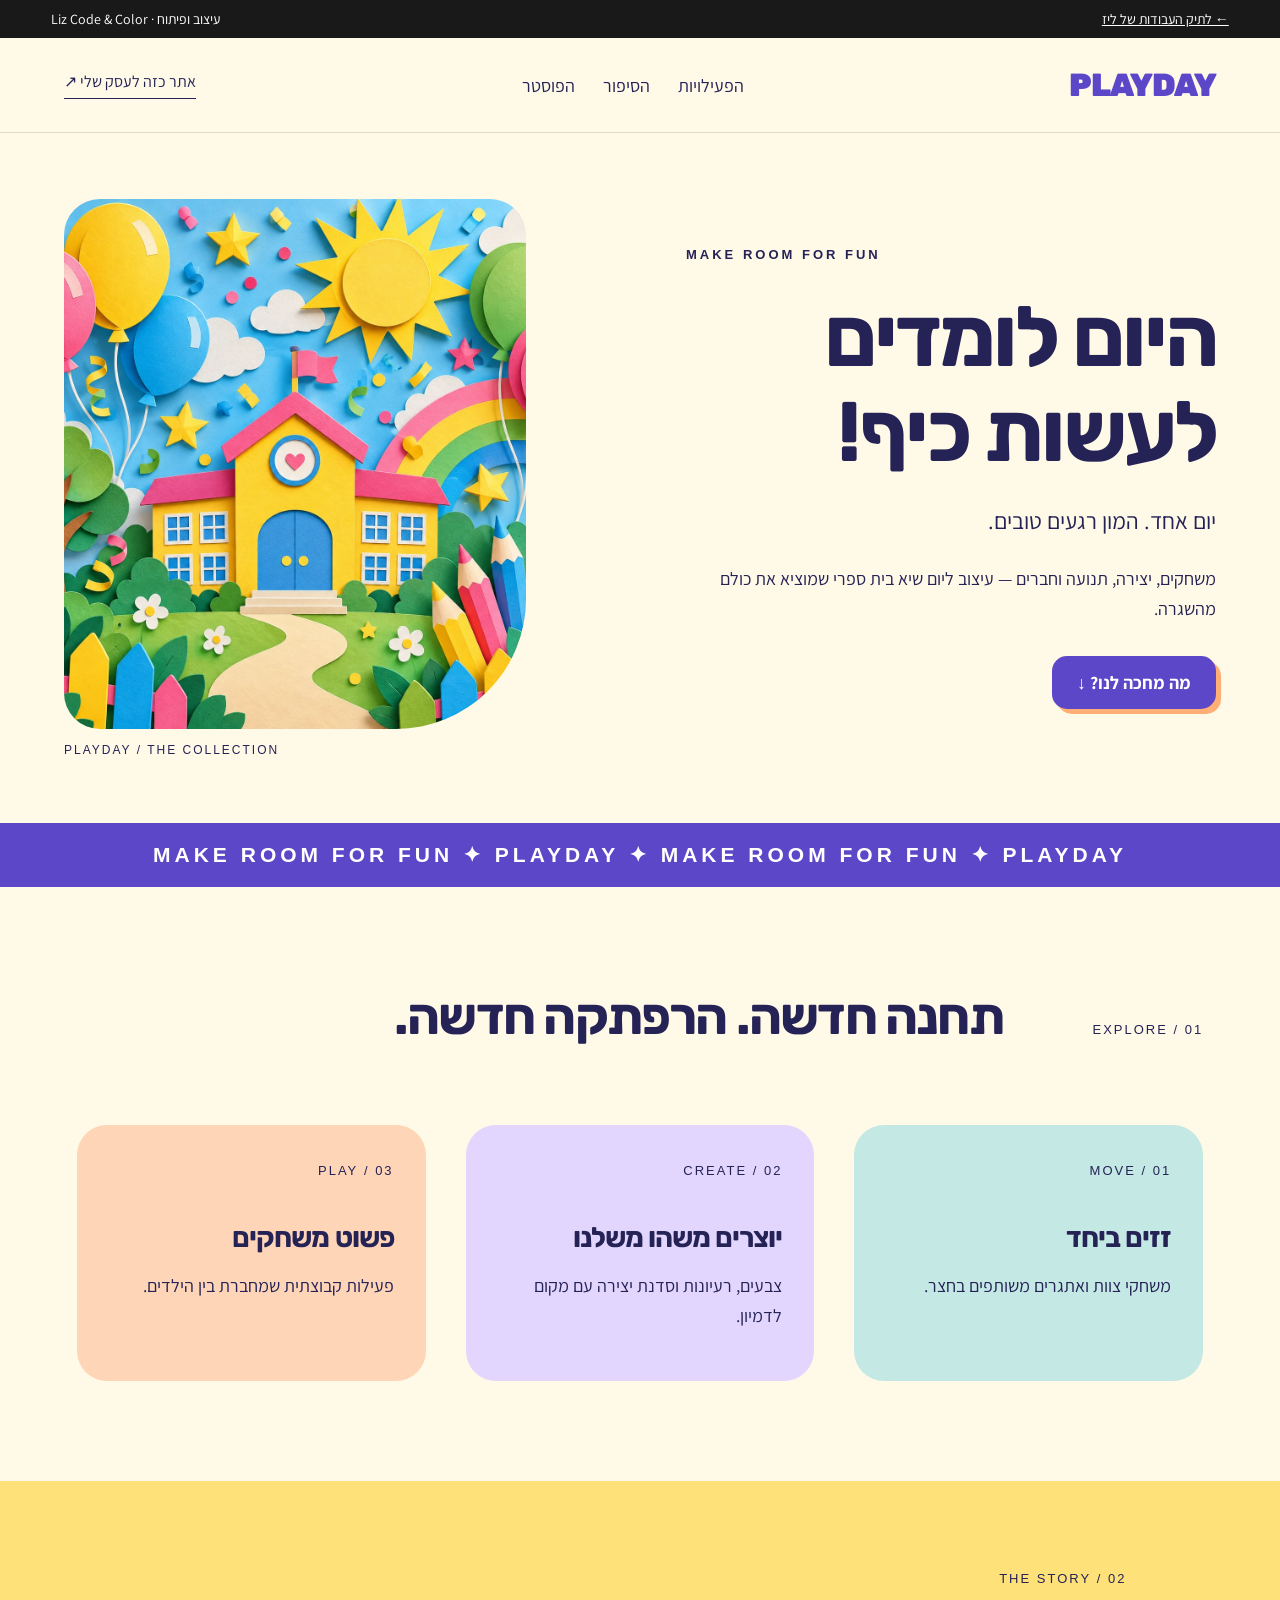
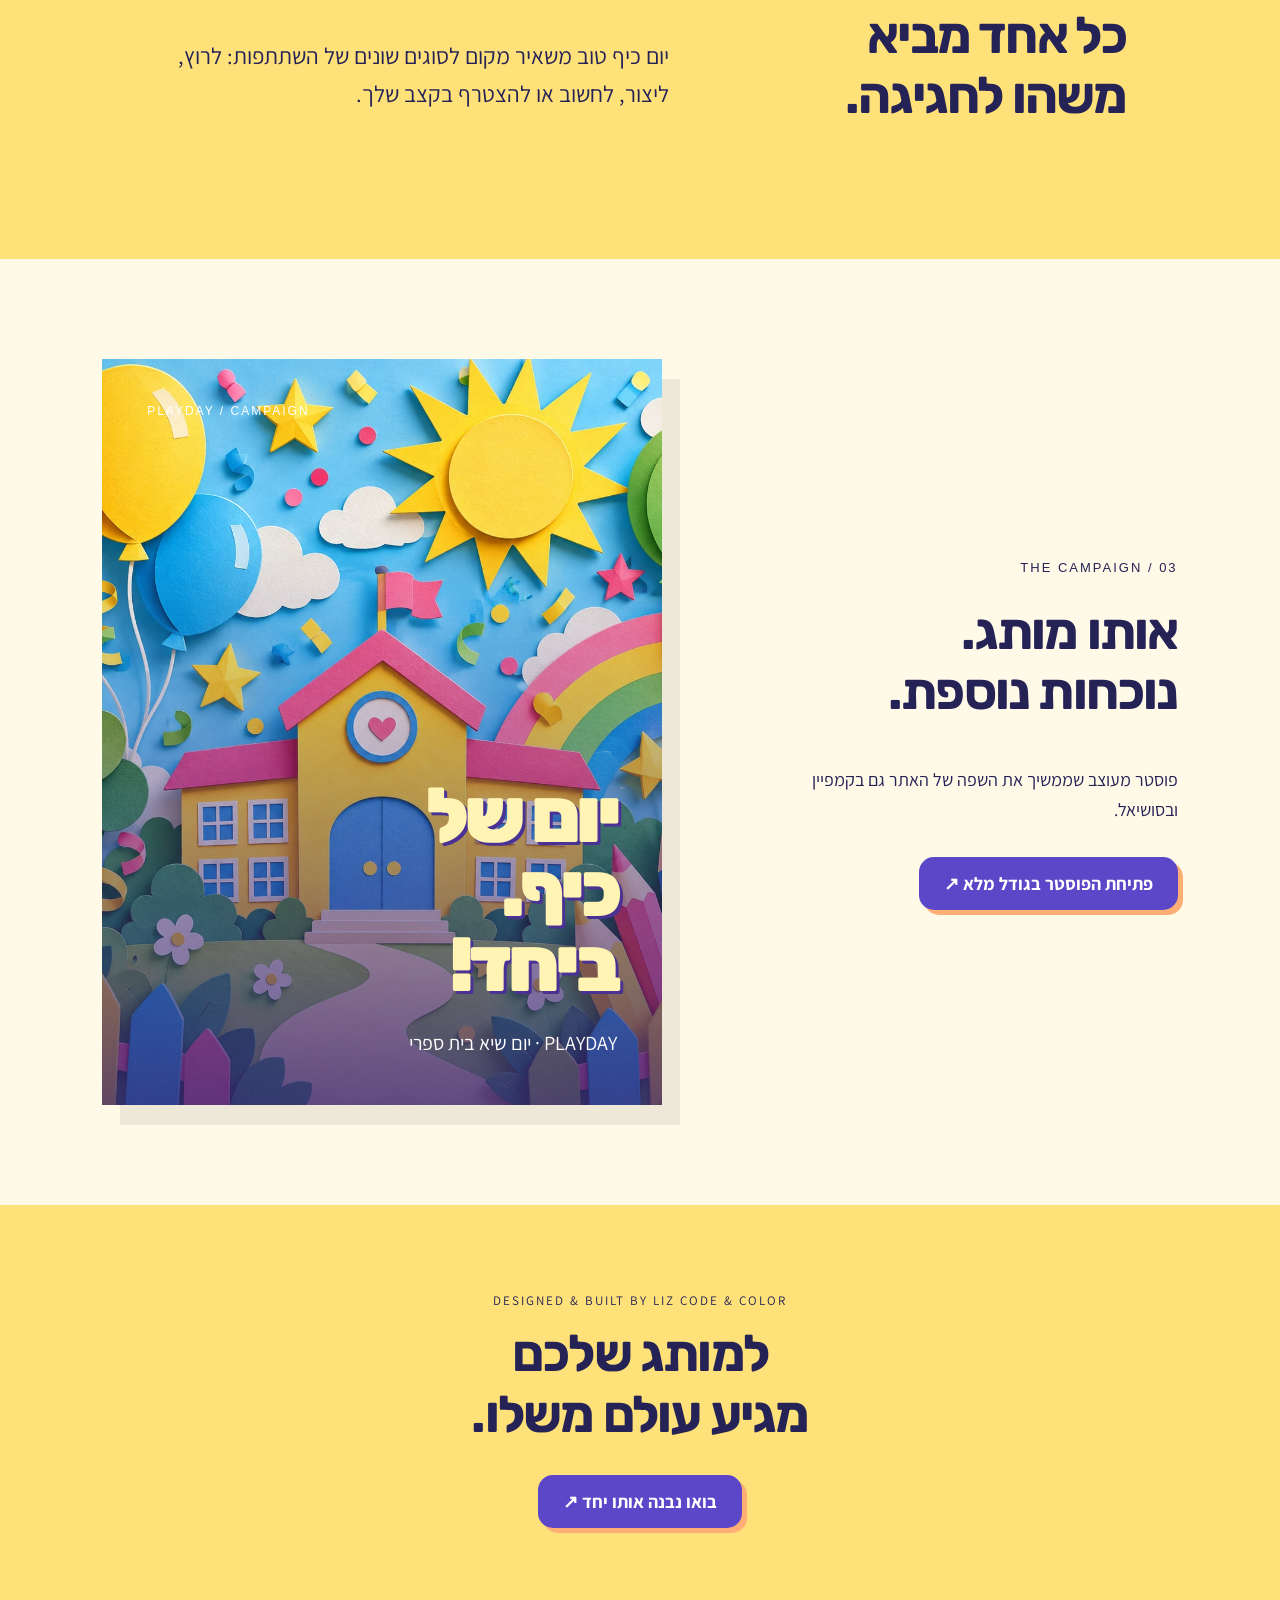
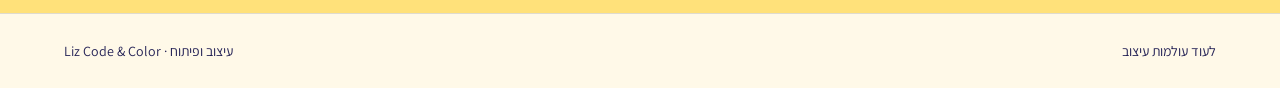
<file: demos/school.html>
<!doctype html>
<html lang="he" dir="rtl"><head><meta charset="utf-8"><meta name="viewport" content="width=device-width,initial-scale=1"><title>PLAYDAY — דף נחיתה ופוסטר | Liz Code & Color</title><meta name="description" content="פרויקט עיצוב ופיתוח: PLAYDAY. דף נחיתה ופוסטר מתוך תיק העבודות של ליז."><link href="https://fonts.googleapis.com/css2?family=Assistant:wght@400;600;700;800&family=Rubik:wght@500;700;900&display=swap" rel="stylesheet"><link href="landing.css" rel="stylesheet"></head>
<body class="school"><div class="demo-ribbon"><a href="../index.html#brand-worlds">← לתיק העבודות של ליז</a><span>עיצוב ופיתוח · Liz Code & Color</span></div>
<header class="landing-nav"><a class="wordmark" href="#" dir="ltr">PLAYDAY</a><nav aria-label="ניווט בדף"><a href="#collection">הפעילויות</a><a href="#story">הסיפור</a><a href="#poster">הפוסטר</a></nav><a class="nav-cta" href="../index.html#contact">אתר כזה לעסק שלי ↗</a></header>
<main><section class="landing-hero"><div class="hero-text"><p class="eyebrow">MAKE ROOM FOR FUN</p><h1>היום לומדים<br>לעשות כיף!</h1><p class="sub">יום אחד. המון רגעים טובים.</p><p>משחקים, יצירה, תנועה וחברים — עיצוב ליום שיא בית ספרי שמוציא את כולם מהשגרה.</p><a class="button" href="#collection">מה מחכה לנו? ↓</a></div><figure><img src="../assets/school.webp" width="1024" height="1024" alt="יצירה צבעונית ליום כיף בבית ספר"><figcaption>PLAYDAY / THE COLLECTION</figcaption></figure></section>
<div class="ticker" aria-hidden="true">MAKE ROOM FOR FUN ✦ PLAYDAY ✦ MAKE ROOM FOR FUN ✦ PLAYDAY</div>
<section id="collection" class="collection"><div class="section-heading"><span>01 / EXPLORE</span><h2>תחנה חדשה. הרפתקה חדשה.</h2></div><div class="collection-grid"><article><span>01 / MOVE</span><h3>זזים ביחד</h3><p>משחקי צוות ואתגרים משותפים בחצר.</p></article><article><span>02 / CREATE</span><h3>יוצרים משהו משלנו</h3><p>צבעים, רעיונות וסדנת יצירה עם מקום לדמיון.</p></article><article><span>03 / PLAY</span><h3>פשוט משחקים</h3><p>פעילות קבוצתית שמחברת בין הילדים.</p></article></div></section>
<section id="story" class="story"><span>02 / THE STORY</span><h2>כל אחד מביא<br>משהו לחגיגה.</h2><p>יום כיף טוב משאיר מקום לסוגים שונים של השתתפות: לרוץ, ליצור, לחשוב או להצטרף בקצב שלך.</p></section>
<section id="poster" class="poster-section"><div class="poster-intro"><span>03 / THE CAMPAIGN</span><h2>אותו מותג.<br>נוכחות נוספת.</h2><p>פוסטר מעוצב שממשיך את השפה של האתר גם בקמפיין ובסושיאל.</p><a class="button" href="school-poster.html">פתיחת הפוסטר בגודל מלא ↗</a></div><a class="campaign-poster" href="school-poster.html" aria-label="פתיחת הפוסטר של PLAYDAY"><img src="../assets/school.webp" alt="" loading="lazy"><div class="poster-copy"><small>PLAYDAY / CAMPAIGN</small><strong>יום של<br>כיף.<br>ביחד!</strong><p>PLAYDAY · יום שיא בית ספרי</p></div></a></section>

<section class="closing"><p>DESIGNED & BUILT BY LIZ CODE & COLOR</p><h2>למותג שלכם<br>מגיע עולם משלו.</h2><a class="button" href="https://wa.me/972546887442" target="_blank" rel="noreferrer">בואו נבנה אותו יחד ↗</a></section></main><footer><a href="../index.html#brand-worlds">לעוד עולמות עיצוב</a><span>עיצוב ופיתוח · Liz Code & Color</span></footer></body></html>
</file>
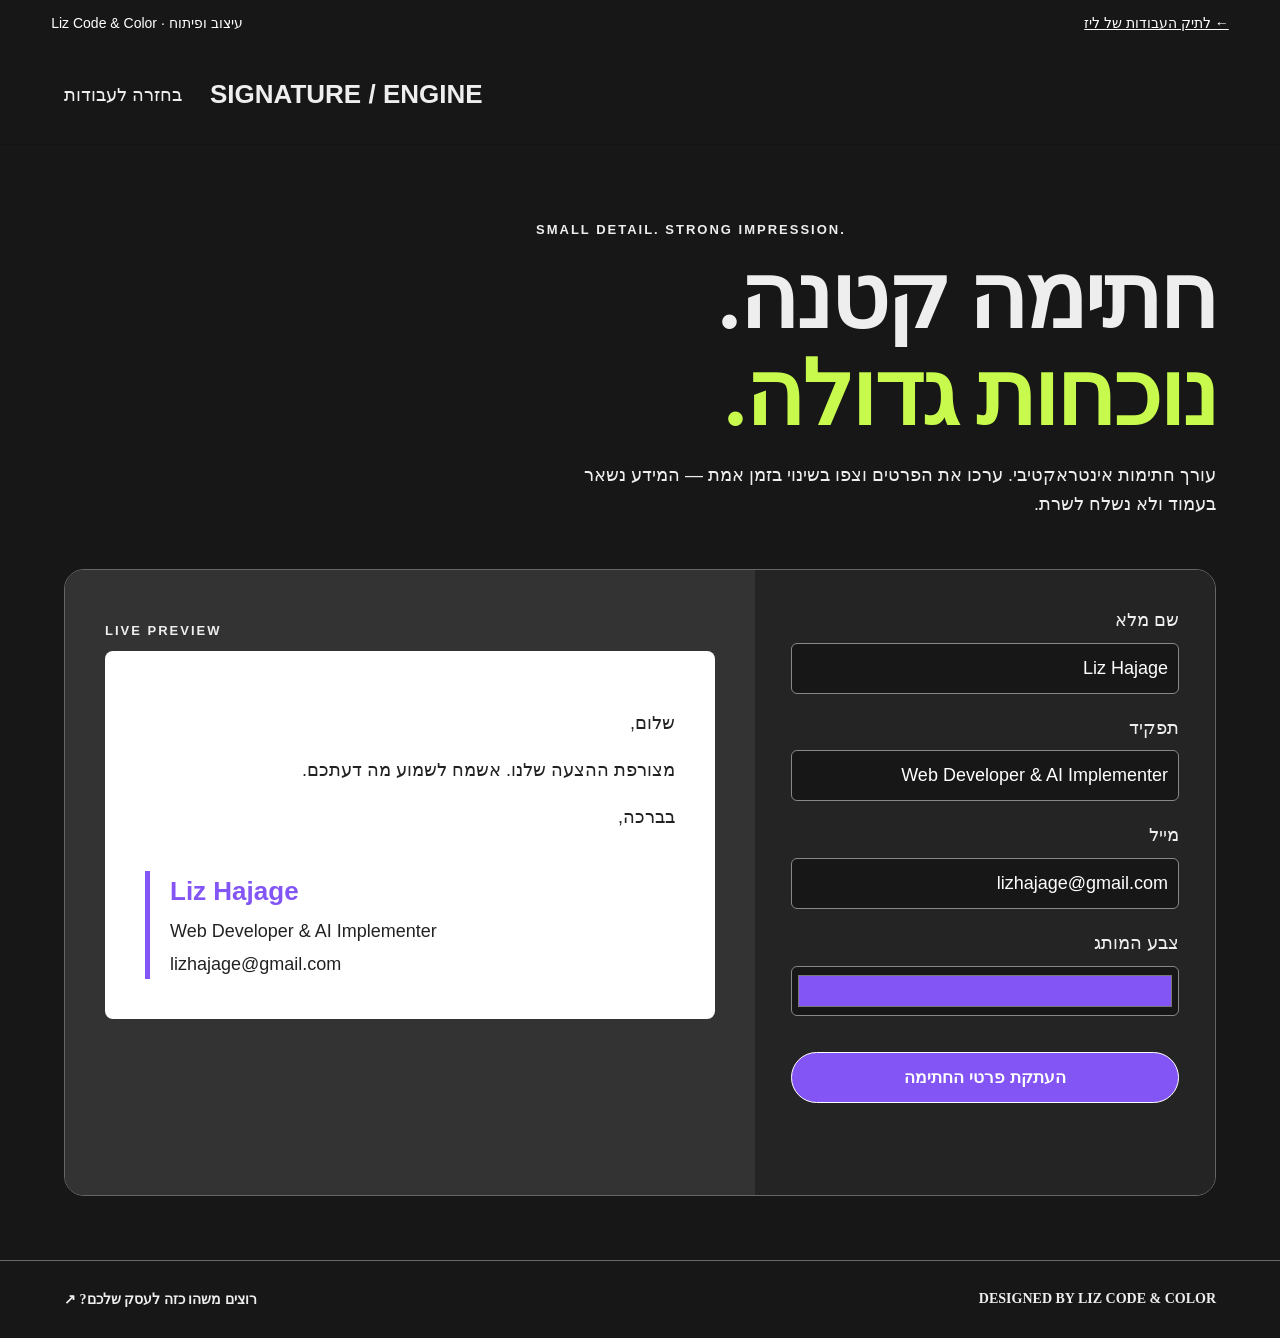
<file: demos/signature.html>
<!doctype html><html lang="he" dir="rtl"><head><meta charset="UTF-8"><meta name="viewport" content="width=device-width,initial-scale=1"><title>Signature Engine — עורך חתימות  | Liz Code & Color</title><meta name="description" content="פרויקט אינטראקטיבי מתוך תיק העבודות של ליז חאג׳ג׳."><link rel="stylesheet" href="../styles.css"><link rel="stylesheet" href="demo.css"></head><body class="demo signature"><div class="demo-banner"><a href="../index.html#work">← לתיק העבודות של ליז</a><span>עיצוב ופיתוח · Liz Code & Color</span></div><main><nav class="demo-nav"><strong dir="ltr">SIGNATURE / ENGINE</strong><a href="../index.html#work">בחזרה לעבודות</a></nav><section><p class="kicker">SMALL DETAIL. STRONG IMPRESSION.</p><h1>חתימה קטנה.<br><em>נוכחות גדולה.</em></h1><p>עורך חתימות אינטראקטיבי. ערכו את הפרטים וצפו בשינוי בזמן אמת — המידע נשאר בעמוד ולא נשלח לשרת.</p><div class="editor"><form id="signature-form"><label>שם מלא<input id="sig-name" maxlength="70" value="Liz Hajage"></label><label>תפקיד<input id="sig-role" maxlength="100" value="Web Developer & AI Implementer"></label><label>מייל<input id="sig-email" type="email" maxlength="100" value="lizhajage@gmail.com"></label><label>צבע המותג<input id="sig-color" type="color" value="#8255f4"></label><button class="action" type="button" id="copy-signature">העתקת פרטי החתימה</button><p id="copy-status" role="status"></p></form><div class="signature-preview"><p class="kicker">LIVE PREVIEW</p><div class="email-sample"><p>שלום,</p><p>מצורפת ההצעה שלנו. אשמח לשמוע מה דעתכם.</p><p>בברכה,</p><div class="live-signature"><b id="out-name">Liz Hajage</b><span id="out-role">Web Developer & AI Implementer</span><span id="out-email">lizhajage@gmail.com</span></div></div></div></div></section></main><footer><span>DESIGNED BY LIZ CODE & COLOR</span><a href="../index.html#contact">רוצים משהו כזה לעסק שלכם? ↗</a></footer><script src="demo.js"></script></body></html>
</file>
<file: demos/community.css>
:root{--purple:#7655e9;--mint:#32c6a2;--ink:#242333;--muted:#777584;--line:#eae8f1}*{box-sizing:border-box}html{scroll-behavior:smooth;scroll-padding-top:25px}body{margin:0;background:#f4f5fa;color:var(--ink);font:400 17px/1.5 Assistant,Arial,sans-serif}a{color:inherit;text-decoration:none}h1,h2,h3,p{margin-top:0}h1,h2,h3{font-family:Rubik,Arial,sans-serif;letter-spacing:-.035em;line-height:1.25}h1{font-size:42px;font-weight:600;margin-bottom:14px}h1 em{font-style:normal;color:var(--purple)}h2{font-size:21px;font-weight:500;margin-bottom:0}button,select,input{font:inherit}select,input{background:white;color:var(--ink);border:1px solid #dcd9e8;border-radius:9px;padding:9px 12px;max-width:100%}select{cursor:pointer}.side{position:fixed;right:0;top:0;bottom:0;width:230px;background:#1d1c2b;color:#c7c3d5;padding:35px 25px;display:flex;flex-direction:column}.os-brand{font:700 42px Rubik;color:white;direction:ltr}.os-brand>span{font-size:24px;color:#b8eea3}.os-brand small{display:block;font-size:11px;letter-spacing:2px;margin-top:6px}.side>p{font-size:15px;margin-top:22px}.side nav{display:grid;gap:10px;margin-top:32px}.side nav a{padding:14px 13px;border-radius:10px;font-size:16px}.side nav a:hover,.side nav a.active{background:#3d345a;color:#ecddff}.side-footer{margin-top:auto;border-top:1px solid #484353;padding-top:25px;font-size:14px}.side-footer>span{font-size:11px;color:#c8b7f1}.side-footer p{margin:15px 0}.side-footer a{color:#c9efa8}main{margin-right:230px;padding:0 3vw 30px;max-width:1800px}.workspace-top{display:flex;justify-content:space-between;align-items:center;padding:23px 0;border-bottom:1px solid var(--line);font-size:14px}.profile{display:flex;gap:12px;align-items:center;color:var(--purple);font-family:Rubik}.profile b{font-size:12px;color:var(--muted);font-weight:400}.heading{display:flex;justify-content:space-between;align-items:end;gap:30px;margin-top:35px}.eyebrow{font:500 11px Rubik;letter-spacing:1.3px;direction:ltr;color:var(--muted);margin-bottom:15px}.heading>div>p:last-child{color:var(--muted);margin-bottom:0;font-size:18px}.filters{display:flex;gap:12px}.filters label,.metric-label,.search-label{display:grid;gap:6px;font-size:14px;color:#676174}.selection-status{font-size:14px;color:var(--muted);margin:20px 0}.kpis{display:grid;grid-template-columns:repeat(4,minmax(0,1fr));gap:16px;margin-bottom:22px}.kpis article{position:relative;background:white;border:1px solid var(--line);border-radius:14px;padding:24px 20px;overflow:hidden}.kpis article>span{display:block;font-size:15px;color:#777180;position:relative;z-index:1}.kpis article>b{display:block;font:500 clamp(27px,2.5vw,40px) Rubik;margin:18px 0 12px;direction:ltr;text-align:right}.kpis article>small{font-size:13px;color:var(--muted);display:block}.kpi-mark{position:absolute;left:12px;top:14px;font:600 26px Rubik;color:#cabdeb66}.analytics-grid{display:grid;grid-template-columns:minmax(0,1.65fr) minmax(0,1fr);gap:22px}.panel{background:white;border:1px solid var(--line);border-radius:16px;padding:25px;min-width:0}.panel-heading{display:flex;justify-content:space-between;align-items:center;gap:20px;margin-bottom:18px}.legend{display:flex;gap:15px;font-size:14px}.legend span{display:flex;align-items:center;gap:7px}.legend i{width:9px;height:9px;border-radius:50%;display:inline-block}.purple{background:var(--purple)}.mint{background:var(--mint)}.chart-wrap{width:100%;margin-top:25px;direction:ltr}.chart-wrap svg{display:block;width:100%;height:auto;overflow:visible}.chart-wrap text{font-family:Assistant,Arial,sans-serif;font-size:13px;fill:#807b8d}.finance-path{stroke-dasharray:1800;stroke-dashoffset:1800;animation:draw 1.2s ease forwards}.chart-bottom{display:flex;justify-content:space-between;align-items:center;border-top:1px solid var(--line);padding-top:20px;margin-top:15px;gap:20px}.chart-bottom span{font-size:14px;color:var(--muted);display:block}.chart-bottom b{font:500 25px Rubik;display:block;margin-top:6px}.chart-bottom p{font-size:13px;color:var(--muted);margin:0}.donut-wrap{position:relative;width:210px;max-width:100%;margin:25px auto}.donut-wrap svg{display:block;width:100%}.donut-center{position:absolute;inset:0;display:flex;flex-direction:column;align-items:center;justify-content:center}.donut-center b{font:500 24px Rubik}.donut-center span{font-size:14px;color:var(--muted);margin-top:7px}.distribution-row{display:flex;align-items:center;gap:8px;padding:8px 0;font-size:15px}.distribution-row i{height:9px;width:9px;border-radius:3px}.distribution-row strong{margin-inline-start:auto;font-size:15px}.distribution-row small{color:var(--muted)}.insight{padding:18px 0;border-bottom:1px solid var(--line)}.insight:last-child{border:0}.insight>span{font:500 12px Rubik;color:var(--purple)}.insight h3{font:600 18px Assistant;margin:8px 0}.insight p{font-size:15px;color:var(--muted);margin:0}.initiatives-panel{margin-top:22px}.table-scroll{overflow:auto}table{border-collapse:collapse;width:100%;text-align:right;white-space:nowrap}th{font-size:14px;font-weight:600;color:var(--muted);padding:14px 12px;background:#f8f7fb}td{padding:18px 12px;border-bottom:1px solid var(--line);font-size:16px}td:first-child strong{display:block;font-size:17px}td:first-child small{font-size:13px;color:var(--muted)}.budget-meter{width:100px;height:5px;background:#ede9f5;border-radius:8px;display:inline-block;margin-left:8px;overflow:hidden}.budget-meter span{display:block;height:100%;background:var(--purple);border-radius:8px}.over-budget{color:#a84628}.over-budget .budget-meter span{background:#d17748}#row-status{font-size:14px;color:var(--muted);margin:16px 0 0}footer{display:flex;justify-content:space-between;gap:20px;margin-top:30px;font-size:13px;color:var(--muted)}footer a{color:var(--purple)}.sr-only{position:absolute;width:1px;height:1px;overflow:hidden;clip:rect(0,0,0,0)}@keyframes draw{to{stroke-dashoffset:0}}@media(max-width:1200px){.side{width:190px;padding:30px 18px}main{margin-right:190px;padding-inline:22px}.heading{align-items:start;flex-direction:column}.filters{align-self:stretch}.filters label{flex:1}.kpis{grid-template-columns:repeat(2,1fr)}.panel{padding:20px}.analytics-grid{grid-template-columns:minmax(0,1.4fr) minmax(0,1fr)}}@media(max-width:800px){.side{position:relative;width:100%;padding:15px 5vw;display:block}.os-brand{font-size:26px;display:flex;align-items:center;gap:8px}.os-brand small{font-size:10px;letter-spacing:1px;margin:0}.side>p,.side-footer{display:none}.side nav{display:flex;gap:6px;margin-top:15px;overflow:auto}.side nav a{font-size:14px;white-space:nowrap;padding:10px}main{margin:0;padding:0 5vw 25px}.workspace-top{font-size:12px}.profile b{display:none}.heading{margin-top:28px;gap:20px}h1{font-size:36px}.filters{gap:10px}.filters label{min-width:0}select{font-size:15px}.kpis{gap:10px}.kpis article{padding:20px 15px}.kpis article>b{font-size:28px}.kpis article>small{font-size:12px}.analytics-grid{grid-template-columns:1fr}.panel-heading{align-items:start;gap:15px}h2{font-size:19px}.legend{font-size:12px;gap:10px}.donut-wrap{width:210px}.panel{padding:20px}.initiatives-panel .panel-heading{flex-direction:column}.search-label{width:100%}.chart-wrap{margin-top:20px}.eyebrow{font-size:10px}.chart-bottom p{font-size:12px}.metric-label{max-width:140px}.metric-label select{width:100%;font-size:14px}footer{flex-direction:column}.kpi-mark{font-size:20px}}@media(prefers-reduced-motion:reduce){html{scroll-behavior:auto}*{animation:none!important}.finance-path{stroke-dashoffset:0}}
</file>
<file: styles.css>
:root{--ink:#101010;--paper:#f4f1ea;--purple:#8255f4;--coral:#ff6e61;--lime:#c8fa4d;--blue:#3e6dff;--line:rgba(16,16,16,.18)}*{box-sizing:border-box}html{scroll-behavior:smooth}body{margin:0;background:var(--paper);color:var(--ink);font-family:Assistant,Arial,sans-serif;overflow-x:hidden}a{color:inherit;text-decoration:none}button{font:inherit}.topbar{position:fixed;z-index:20;top:0;left:0;right:0;display:flex;align-items:center;justify-content:space-between;padding:22px 4vw;background:linear-gradient(var(--paper) 50%,transparent);mix-blend-mode:multiply}.brand{font:800 17px Rubik;letter-spacing:-1px;display:flex;align-items:center;direction:ltr}.brand span{font-size:11px;transform:rotate(-90deg);margin-right:-7px}.brand i{width:10px;height:10px;border-radius:50%;background:var(--coral);margin:0 7px}.topbar nav{display:flex;gap:35px;font-weight:700}.topbar nav a{position:relative}.topbar nav a:after{content:"";position:absolute;bottom:-4px;right:0;width:0;height:2px;background:var(--ink);transition:.3s}.topbar nav a:hover:after{width:100%}.pill{display:inline-flex;gap:30px;align-items:center;border:1px solid var(--ink);padding:15px 23px;border-radius:99px;font-weight:800;transition:.3s;background:transparent}.pill:hover{background:var(--ink);color:white;transform:translateY(-3px)}.pill.small{padding:10px 17px;font-size:14px}.hero{min-height:100vh;display:grid;grid-template-columns:1.1fr .9fr;align-items:center;padding:120px 7vw 60px;position:relative}.eyebrow{font:700 12px Rubik;letter-spacing:2px;direction:ltr;display:flex;align-items:center;gap:10px}.eyebrow span{width:26px;height:2px;background:var(--coral)}h1,h2,h3,h4{font-family:Rubik;margin:0;line-height:.95}h1{font-size:clamp(54px,7.3vw,118px);letter-spacing:-7px;font-weight:800}em{font-style:normal;color:var(--purple)}.lead{font-size:20px;line-height:1.55;max-width:560px;margin:28px 0}.hero-actions{display:flex;align-items:center;gap:28px}.text-link{font-weight:800;border-bottom:1px solid;padding-bottom:5px}.hero-art{height:620px;position:relative;perspective:900px}.core{position:absolute;top:25%;left:12%;width:360px;height:360px;border-radius:42% 58% 62% 38%;background:var(--purple);box-shadow:inset -35px -40px 80px rgba(0,0,0,.3),45px 40px 0 var(--lime);display:flex;flex-direction:column;align-items:center;justify-content:center;color:white;font:900 48px Rubik;transform:rotate(-8deg) rotateY(-12deg);animation:float 5s ease-in-out infinite}.core b{font-size:70px;color:var(--lime);line-height:.7}.orbit{position:absolute;border:2px solid var(--ink);border-radius:50%;transform:rotate(55deg)}.orbit-one{width:520px;height:170px;left:0;top:38%;animation:spin 9s linear infinite}.orbit-two{width:420px;height:150px;left:50px;top:40%;transform:rotate(-40deg);animation:spin2 11s linear infinite}.chip{position:absolute;padding:13px 18px;background:white;border:1px solid var(--ink);box-shadow:6px 6px 0 var(--ink);font:800 13px Rubik;animation:float 4s ease-in-out infinite}.chip-a{top:20%;right:0;transform:rotate(9deg)}.chip-b{bottom:20%;left:10%;background:var(--coral);transform:rotate(-9deg);animation-delay:-1s}.chip-c{bottom:12%;right:12%;font-size:35px;border-radius:50%;background:var(--lime)}.scroll-note{position:absolute;bottom:35px;left:7vw;font:700 11px Rubik;letter-spacing:2px;writing-mode:vertical-rl}.marquee{overflow:hidden;border-top:1px solid var(--ink);border-bottom:1px solid var(--ink);padding:17px 0;background:var(--lime);font:800 16px Rubik;direction:ltr;white-space:nowrap}.marquee div{width:max-content;animation:marquee 22s linear infinite}.projects{padding:130px 6vw}.section-head{display:grid;grid-template-columns:.5fr 1fr .7fr;gap:5vw;align-items:end;margin-bottom:80px}.num{font:800 14px Rubik;border:1px solid;border-radius:50%;padding:8px}.section-head h2,.about h2,.contact h2{font-size:clamp(56px,7vw,105px);letter-spacing:-6px}.section-head>p{font-size:18px;line-height:1.5}.project{min-height:650px;margin:0 0 65px;border-radius:28px;padding:6vw;display:grid;grid-template-columns:.72fr 1.28fr;gap:6vw;align-items:center;overflow:hidden}.project:nth-of-type(odd){grid-template-columns:1.28fr .72fr}.project-purple{background:#d9ccff}.project-coral{background:#ffaea6}.project-lime{background:#dffb8d}.project-blue{background:#a9c0ff}.project-info h3{font-size:clamp(38px,5vw,75px);letter-spacing:-4px}.project-info p{font-size:18px;line-height:1.55}.project-no{font:700 12px Rubik}.tags{display:flex;flex-wrap:wrap;gap:8px;margin:24px 0}.tags span,.modal-grid span{border:1px solid;border-radius:99px;padding:7px 12px;font-size:13px;font-weight:700}.case-btn{border:0;border-bottom:2px solid;background:transparent;padding:8px 0;cursor:pointer;font-weight:800}.mockup{position:relative;min-height:470px;display:grid;place-items:center;perspective:1200px}.browser{width:100%;background:#f9f7f2;border:2px solid;border-radius:16px;overflow:hidden;box-shadow:24px 28px 0 rgba(16,16,16,.15);transform:rotateY(-8deg) rotateX(3deg)}.browser-bar{height:38px;border-bottom:1px solid;display:flex;align-items:center;padding:0 12px;gap:6px;direction:ltr}.browser-bar i{width:8px;height:8px;border-radius:50%;background:var(--coral)}.browser-bar i:nth-child(2){background:#ffc653}.browser-bar i:nth-child(3){background:#6ed38b}.browser-bar small{margin:auto}.ngo-ui{display:grid;grid-template-columns:125px 1fr;min-height:350px}.ngo-ui aside{padding:24px;background:#22203a;color:white;display:flex;flex-direction:column;gap:25px;font-size:12px}.ngo-ui aside b{font-size:21px;color:#bea6ff}.dashboard{padding:30px}.dashboard h4{font-size:30px;max-width:330px}.stats{display:flex;gap:15px;margin:28px 0}.stats b{background:white;border:1px solid;padding:15px;font:800 30px Rubik}.stats small{display:block;font:500 10px Assistant}.chart{height:90px;background:linear-gradient(135deg,transparent 0 12%,#8058ec 13% 15%,transparent 16% 28%,#8058ec 29% 31%,transparent 32% 47%,#8058ec 48% 51%,transparent 52% 67%,#8058ec 68% 71%,transparent 72%),repeating-linear-gradient(#ddd 0 1px,transparent 1px 23px)}.phone{width:265px;height:500px;background:#ffe8e4;border:3px solid;border-radius:36px;overflow:hidden;box-shadow:20px 24px 0 rgba(16,16,16,.18);transform:rotate(6deg)}.phone-top{width:90px;height:20px;background:#111;border-radius:0 0 15px 15px;margin:auto}.beauty-ui{text-align:center;padding:18px}.beauty-ui>span{font:800 34px Rubik}.beauty-ui small{display:block;letter-spacing:3px}.product-orb{height:190px;width:170px;margin:20px auto;border-radius:50%;background:radial-gradient(circle at 35% 30%,white,#ff7e70 55%,#8f1831);box-shadow:inset -15px -15px 30px #691125}.beauty-ui h4{font-size:29px}.beauty-ui button{margin-top:20px;border:1px solid;border-radius:99px;background:transparent;padding:9px 17px}.floating-card{position:absolute;bottom:15%;left:3%;background:var(--lime);border:2px solid;padding:18px;transform:rotate(-8deg);box-shadow:8px 8px 0}.floating-card span,.floating-card small{display:block}.dark{background:#171717;color:white}.signature-ui{min-height:350px;display:grid;grid-template-columns:.8fr 1.2fr}.controls{padding:28px;border-left:1px solid #555;display:flex;flex-direction:column;gap:18px}.controls label{font-size:12px;color:#aaa}.controls label span{display:block;color:white;border:1px solid #444;padding:9px;margin-top:4px}.controls label i{display:block;width:35px;height:18px;border-radius:20px;background:var(--lime);margin-top:5px}.preview{padding:30px;background:#262626}.preview>small{color:#aaa}.sig-card{margin-top:60px;background:white;color:#111;padding:25px;display:flex;gap:15px;align-items:center}.avatar{width:60px;height:60px;background:var(--purple);border-radius:50%;display:grid;place-items:center;color:white;font:800 25px Rubik}.sig-card span,.sig-card p{display:block;margin:4px 0;font-size:12px}.sig-card i{color:var(--purple)}.stage-blue{grid-template-columns:1fr 1fr;gap:20px;direction:ltr}.poster,.social-card{border:2px solid;box-shadow:12px 14px 0 rgba(16,16,16,.2);padding:25px;position:relative}.poster{height:440px;background:#ffdd62;transform:rotate(-5deg)}.poster>span{font:800 60px Rubik}.poster h4{font-size:54px;margin-top:40px}.poster-dot{position:absolute;width:100px;height:100px;border-radius:50%;background:var(--coral);bottom:30px;right:30px}.social-card{height:350px;background:#191919;color:white;transform:rotate(6deg)}.social-card b{font:900 48px Rubik;display:block;margin-top:60px;color:var(--lime)}.social-card i{font-size:60px;color:var(--purple)}.about{padding:140px 8vw;background:#171717;color:white;display:grid;grid-template-columns:.5fr 1.15fr .75fr;gap:6vw;align-items:center;position:relative}.about-sticker{width:190px;height:190px;border-radius:50%;background:var(--lime);color:#111;display:grid;place-items:center;text-align:center;font:900 31px Rubik;transform:rotate(-12deg);box-shadow:14px 14px 0 var(--purple)}.about-copy .eyebrow{color:var(--lime)}.about-copy h2 em{color:var(--coral)}.big-text{font-size:24px;line-height:1.45}.about-copy>p:not(.eyebrow):not(.big-text){font-size:17px;color:#bbb;line-height:1.6}.skills-cloud{display:flex;flex-wrap:wrap;gap:10px}.skills-cloud span{padding:12px 16px;border:1px solid #777;border-radius:99px;font-weight:700}.skills-cloud span:nth-child(3n){background:var(--purple);border-color:var(--purple)}.skills-cloud span:nth-child(4n){background:var(--coral);color:#111;border-color:var(--coral)}.contact{min-height:92vh;background:var(--purple);color:white;text-align:center;padding:130px 6vw 0;position:relative}.contact .eyebrow{justify-content:center}.contact h2 em{color:var(--lime)}.contact-circle{width:150px;height:150px;margin:55px auto 100px;border-radius:50%;background:var(--coral);color:#111;display:flex;flex-direction:column;align-items:center;justify-content:center;font-weight:800;transition:.35s}.contact-circle b{font-size:30px}.contact-circle:hover{transform:rotate(10deg) scale(1.08);box-shadow:12px 12px 0 var(--lime)}footer{border-top:1px solid rgba(255,255,255,.35);padding:28px 0;display:flex;justify-content:space-between;align-items:center;font:700 12px Rubik}footer div{display:flex;gap:25px}dialog{max-width:580px;border:2px solid;border-radius:24px;padding:55px;background:var(--paper);box-shadow:18px 18px 0 var(--lime)}dialog::backdrop{background:rgba(0,0,0,.7);backdrop-filter:blur(8px)}dialog h3{font-size:45px}.modal-close{position:absolute;top:12px;left:16px;border:0;background:none;font-size:32px;cursor:pointer}.modal-grid{display:flex;gap:8px;margin-top:25px}.reveal{opacity:0;transform:translateY(35px);transition:opacity .8s,transform .8s}.reveal.visible{opacity:1;transform:none}.cursor-glow{position:fixed;width:420px;height:420px;border-radius:50%;background:radial-gradient(circle,rgba(200,250,77,.18),transparent 65%);pointer-events:none;z-index:-1;transform:translate(-50%,-50%)}@keyframes float{50%{transform:translateY(-18px) rotate(-5deg)}}@keyframes spin{to{transform:rotate(415deg)}}@keyframes spin2{to{transform:rotate(-400deg)}}@keyframes marquee{to{transform:translateX(-50%)}}@media(max-width:900px){.topbar nav{display:none}.topbar{padding:18px 5vw}.hero{grid-template-columns:1fr;padding:120px 6vw 30px}.hero-art{height:440px}.core{width:260px;height:260px;left:18%;font-size:35px}.orbit-one{width:380px}.orbit-two{width:330px}.scroll-note{display:none}.section-head{grid-template-columns:1fr}.project,.project:nth-of-type(odd){grid-template-columns:1fr;padding:45px 6vw}.project-coral .mockup,.project-blue .mockup{order:2}.about{grid-template-columns:1fr}.about-sticker{width:130px;height:130px}.stage-blue{min-height:500px}.contact{padding-top:90px}footer{flex-direction:column;gap:20px}}@media(max-width:560px){h1{font-size:52px;letter-spacing:-4px}.hero-art{height:360px}.core{width:210px;height:210px;left:11%;font-size:28px}.orbit-one{width:300px;height:120px}.orbit-two{width:270px;height:100px}.chip-a{right:5%}.section-head h2,.about h2,.contact h2{font-size:54px;letter-spacing:-4px}.projects{padding:90px 4vw}.project{border-radius:18px}.mockup{min-height:360px}.ngo-ui{grid-template-columns:80px 1fr}.ngo-ui aside{padding:14px}.dashboard{padding:16px}.dashboard h4{font-size:20px}.browser{transform:none}.signature-ui{grid-template-columns:1fr}.controls{display:none}.phone{width:215px;height:410px}.product-orb{width:130px;height:140px}.poster h4{font-size:37px}.poster{height:360px}.social-card{height:280px}.social-card b{font-size:32px}.topbar .pill.small{font-size:0;gap:0}.topbar .pill.small span{font-size:16px}footer div{gap:15px}}
</file>
<file: demos/demo.css>
.demo{--accent:#8255f4;font-size:18px;line-height:1.6}.demo main{max-width:1440px;margin:auto}.demo h1{font-size:clamp(46px,7vw,110px);letter-spacing:-2px;line-height:1.08}.demo h2{font-size:clamp(30px,4vw,60px);line-height:1.15;letter-spacing:-1px}.demo h3{font-size:26px;line-height:1.25}.demo section{padding:64px 5vw;scroll-margin-top:60px}.demo section section{padding:40px 0}.demo-banner{background:#171717;color:white;padding:12px 4vw;display:flex;justify-content:space-between;gap:12px;font-size:14px;position:sticky;top:0;z-index:30}.demo-banner a{text-decoration:underline}.demo-nav{display:flex;align-items:center;gap:28px;padding:28px 5vw;border-bottom:1px solid #0002}.demo-nav strong{margin-inline-end:auto;font-size:26px}.kicker{font:700 13px Arial;letter-spacing:2px;direction:ltr}.demo p{max-width:680px}.demo .action{display:inline-block;padding:14px 24px;border:1px solid currentColor;border-radius:40px;background:var(--accent);color:white;cursor:pointer;font:700 17px Arial;margin-top:16px}.demo .action:hover{filter:brightness(.88)}.demo a:focus-visible,.demo button:focus-visible,.demo input:focus-visible,.demo select:focus-visible{outline:3px solid #e67422;outline-offset:5px}.demo footer{padding:30px 5vw;gap:20px;font-size:14px}.panel{background:#fff8;border-radius:22px;margin:30px 5vw}.workspace{display:grid;grid-template-columns:230px minmax(0,1fr);gap:50px}.workspace aside{background:#24213d;color:white;padding:32px;border-radius:22px;align-self:start;position:sticky;top:80px}.workspace aside h2{font-size:36px;color:#d9ccff}.workspace aside a{display:block;padding:16px 0;border-top:1px solid #fff3}.workspace .metrics{display:grid;grid-template-columns:repeat(3,1fr);gap:20px}.metrics article{background:white;border:1px solid #ddd;padding:24px;border-radius:18px}.metrics b{font-size:45px;display:block;color:#6640bb}.metrics span{display:block;font-size:16px}.initiative{display:flex;align-items:center;justify-content:space-between;gap:20px;border-bottom:1px solid #ccc;padding:25px 0}.initiative[hidden]{display:none}.initiative p{margin-bottom:0}.initiative progress{accent-color:#8255f4;max-width:35%;height:16px}.demo select,.demo input{font:inherit;padding:10px;border:1px solid #888;border-radius:6px;max-width:100%}.glow{background:#ffe8e4;--accent:#963c49;color:#652e39}.glow em{color:#a44c59}.glow-hero{text-align:center;overflow:hidden}.glow-hero p{margin:22px auto}.glow-word{font:bold clamp(90px,21vw,310px) Georgia;line-height:1.15;color:#d9979e;border-bottom:1px solid #a44c5940;margin-top:45px;letter-spacing:-.06em}.tiles{display:grid;grid-template-columns:repeat(3,1fr);gap:24px;margin-top:40px}.tiles article{border-top:1px solid;padding:30px 0}.tiles h3{margin-top:25px}.tiles span{font-size:14px}.demo details{padding:22px 0;border-block:1px solid #0002;margin-top:30px}.demo summary{cursor:pointer;font-weight:bold}.signature{background:#171717;color:#eee;--accent:#8255f4}.signature em{color:#c8fa4d}.editor{display:grid;grid-template-columns:1fr 1.5fr;border:1px solid #666;border-radius:20px;overflow:hidden;margin-top:50px}.editor form{padding:36px;display:grid;gap:20px;background:#242424}.editor label{display:grid;gap:8px}.editor input{width:100%;background:#171717;color:white}.editor input[type=color]{height:50px;padding:4px}.signature-preview{padding:40px;background:#333}.email-sample{color:#222;background:white;padding:40px;border-radius:8px;overflow-wrap:anywhere}.live-signature{border-inline-start:5px solid var(--sig-color,#8255f4);padding-inline-start:20px;display:grid;gap:4px;direction:ltr;margin-top:40px}.live-signature b{font-size:26px;color:var(--sig-color,#8255f4)}.creative{background:#a9c0ff;--accent:#171717}.creative em{color:#203689}.creative-hero{border-bottom:1px solid}.campaign-grid{display:grid;grid-template-columns:repeat(3,1fr);gap:20px;margin-top:40px}.campaign{min-height:390px;padding:28px;display:flex;flex-direction:column;justify-content:space-between}.campaign h3{font-size:clamp(28px,3.7vw,60px);font-family:Arial,sans-serif;font-weight:900;direction:ltr;line-height:1.05;margin:30px 0;letter-spacing:-1px}.campaign span{font-size:13px}.campaign p{font-size:16px}.yellow{background:#ffdd62}.black{background:#171717;color:#c8fa4d}.pink{background:#ffaea6}.demo [id]{scroll-margin-top:70px}@media(max-width:850px){.workspace{grid-template-columns:1fr}.workspace aside{position:static}.workspace aside a{display:inline-block;margin-inline-end:16px}.editor{grid-template-columns:1fr}.campaign-grid,.tiles{grid-template-columns:1fr}.demo-banner{flex-wrap:wrap}.demo-nav{flex-wrap:wrap;gap:15px}.workspace .metrics{gap:8px}.metrics article{padding:12px}.metrics b{font-size:30px}.signature-preview,.email-sample,.editor form{padding:22px}.demo section{padding:40px 5vw}.campaign{min-height:330px}.campaign h3{font-size:55px}}
</file>
<file: demos/landing.css>
:root{font-family:Assistant,Arial,sans-serif;color:#332627;background:#faf6f1;font-size:18px;--accent:#7e3545;--surface:#efe6df}*{box-sizing:border-box}html{scroll-behavior:smooth}body{margin:0;background:var(--bg,#faf6f1);color:var(--ink,#332627)}a{color:inherit;text-decoration:none}button{font:inherit;cursor:pointer}h1,h2,h3,p{margin-top:0}h1,h2,h3{font-family:Rubik,Arial,sans-serif;letter-spacing:-.035em}h1{font-size:clamp(44px,6.6vw,100px);line-height:1.12;margin-bottom:24px}h2{font-size:clamp(32px,4vw,62px);line-height:1.18}h3{font-size:28px;line-height:1.3}p{line-height:1.65}a:focus-visible,button:focus-visible,summary:focus-visible{outline:3px solid currentColor;outline-offset:5px}.demo-ribbon{display:flex;justify-content:space-between;align-items:center;gap:15px;padding:10px 4vw;background:#191919;color:#fff;font-size:14px;flex-wrap:wrap}.demo-ribbon a{text-decoration:underline}.landing-nav{display:flex;align-items:center;justify-content:space-between;gap:24px;padding:28px 5vw;border-bottom:1px solid #8884}.wordmark{font:700 34px Georgia,serif;letter-spacing:-2px}.landing-nav nav{display:flex;gap:28px}.nav-cta{font-size:16px;border-bottom:1px solid;padding-bottom:6px}.landing-hero{display:grid;grid-template-columns:1fr 1fr;align-items:center;min-height:690px;gap:5vw;padding:65px 5vw}.hero-text>p{max-width:530px}.eyebrow{font:700 13px Arial,sans-serif;letter-spacing:3px;direction:ltr;margin-bottom:28px}.sub{font-size:23px}.button{display:inline-block;background:var(--accent);color:var(--button-ink,#fff);padding:15px 25px;border-radius:3px;margin-top:14px;font-weight:700}.button:hover{filter:brightness(1.15)}figure{margin:0;position:relative}figure img{width:100%;height:590px;display:block;object-fit:cover}figcaption{font:12px Arial;letter-spacing:2px;padding-top:14px;direction:ltr}.ticker{background:var(--accent);color:var(--button-ink,#fff);padding:20px;overflow:hidden;white-space:nowrap;font:700 21px Arial;letter-spacing:4px;text-align:center}.collection{padding:100px 6vw}.section-heading{display:flex;gap:7vw;align-items:baseline}.section-heading>span,.story>span,.poster-intro>span{font:13px Arial;letter-spacing:2px}.collection-grid{display:grid;grid-template-columns:repeat(3,1fr);gap:40px;margin-top:35px}.collection-grid article{border-top:1px solid #8888;padding:25px 0}.collection-grid span{font:13px Arial;letter-spacing:2px}.collection-grid h3{margin:40px 0 15px}.story{padding:90px 12vw;background:var(--surface);display:grid;grid-template-columns:1fr 1.4fr;gap:20px 7vw}.story>span{grid-column:1/-1}.story p{align-self:center;max-width:620px;font-size:23px}.poster-section{padding:100px 8vw;display:grid;grid-template-columns:.85fr 1.15fr;gap:8vw;align-items:center}.poster-intro h2{margin-top:25px}.campaign-poster{position:relative;display:block;aspect-ratio:3/4;overflow:hidden;background:var(--accent);box-shadow:18px 20px 0 #0001;isolation:isolate}.campaign-poster img{position:absolute;inset:0;width:100%;height:100%;object-fit:cover;z-index:-2}.campaign-poster:after{content:"";position:absolute;inset:0;background:linear-gradient(0deg,#0009,transparent 60%);z-index:-1}.poster-copy{padding:8%;height:100%;display:flex;flex-direction:column;color:white}.poster-copy small{font:12px Arial;letter-spacing:2px;direction:ltr}.poster-copy strong{font:900 clamp(40px,6vw,95px)/.97 Rubik,Arial,sans-serif;letter-spacing:-.06em;margin-top:auto;direction:ltr;text-shadow:0 2px 20px #0003}.poster-copy p{margin:25px 0 0;font-size:20px}.questions{padding:80px 12vw;max-width:1300px;margin:auto}.questions details{border-bottom:1px solid #8886;padding:23px 0}.questions summary{cursor:pointer;font-size:22px;font-weight:700}.questions details p{margin:20px 0 0;max-width:740px}.closing{text-align:center;padding:85px 5vw;background:var(--surface)}.closing>p{font-size:13px;letter-spacing:2px}.closing h2{margin-bottom:16px}footer{display:flex;justify-content:space-between;gap:24px;padding:28px 5vw;font-size:14px;border-top:1px solid #8884}.glow figure img{border-radius:48% 48% 4px 4px}.glow .hero-text{padding-inline-start:2vw}.glow h1,.glow h2{font-weight:500}.glow .campaign-poster .poster-copy strong{font-family:Georgia,serif;font-weight:400;letter-spacing:-.04em}.jewelry{--bg:#141514;--ink:#f5eddf;--accent:#c7a66b;--button-ink:#151515;--surface:#24241f}.jewelry .wordmark{letter-spacing:9px;font-weight:400}.jewelry .landing-hero{direction:ltr}.jewelry .hero-text{direction:rtl;order:2}.jewelry figure{order:1}.jewelry h1,.jewelry h2{font-weight:500}.jewelry .poster-copy strong{font-family:Georgia,serif;font-weight:400;color:#efd4a2;letter-spacing:-.035em}.jewelry .poster-copy small{color:#efd4a2}.jewelry .collection-grid article{border-color:#c7a66b}.icecream{--bg:#ffe6f0;--ink:#502047;--accent:#5934af;--surface:#bce8df}.icecream .wordmark{font:900 40px Rubik;transform:rotate(-8deg)}.icecream .landing-hero{gap:3vw}.icecream figure{transform:rotate(4deg)}.icecream figure img{border-radius:30px;border:3px solid #502047}.icecream .button{border-radius:50px;box-shadow:5px 5px 0 #502047}.icecream .ticker{transform:rotate(-2deg)}.icecream .collection-grid article{background:#fff5bf;padding:30px;border:2px solid;border-radius:26px;transform:rotate(-2deg)}.icecream .collection-grid article:nth-child(2){background:#bce8df;transform:rotate(2deg)}.icecream .collection-grid article:nth-child(3){background:#efb5d6;transform:rotate(-1deg)}.icecream .campaign-poster:after{background:linear-gradient(0deg,#542040ba,transparent 75%)}.icecream .poster-copy strong{color:#fff9b9;transform:rotate(-6deg);font-family:Rubik,Arial}.burger{--bg:#ef3027;--ink:#fff0c5;--accent:#ffe35a;--button-ink:#161616;--surface:#191919}.burger .wordmark{font:900 43px Arial;letter-spacing:-4px}.burger h1{font-weight:900}.burger .landing-nav{border-color:#fff7}.burger .landing-hero{position:relative;gap:2vw}.burger figure img{height:630px}.burger .collection-grid{gap:0;border-block:2px solid}.burger .collection-grid article{padding:35px;border:0;border-inline-end:2px solid}.burger .collection-grid article:last-child{border:0}.burger .campaign-poster .poster-copy strong{font-family:Arial,sans-serif;color:#ffe35a;font-size:clamp(70px,10vw,155px);line-height:.8}.school{--bg:#fff9e8;--ink:#252356;--accent:#5c47c9;--surface:#ffe17a}.school .wordmark{font:900 32px Rubik;letter-spacing:-1px;color:#5c47c9}.school .landing-hero{grid-template-columns:1.15fr .85fr}.school figure img{height:530px;border-radius:36px 36px 130px 36px}.school .button{border-radius:15px;box-shadow:5px 5px 0 #ffae75}.school .collection-grid article{padding:32px;border:0;border-radius:30px;background:#c4e9e4}.school .collection-grid article:nth-child(2){background:#e2d6ff}.school .collection-grid article:nth-child(3){background:#ffd5b7}.school .poster-copy strong{direction:rtl;color:#fff4b4;text-shadow:3px 3px 0 #493293}.school .campaign-poster:after{background:linear-gradient(0deg,#3b2878cc,transparent 75%)}.poster-page .campaign-poster{max-width:850px;width:100%;margin:40px auto;min-height:0}.poster-page .poster-copy strong{font-size:clamp(60px,12vw,140px)}.poster-page.burger .poster-copy strong{font-size:clamp(95px,17vw,200px)}[id]{scroll-margin-top:30px}@media(max-width:900px){.landing-nav{flex-wrap:wrap;gap:20px}.landing-nav nav{gap:16px;font-size:16px}.nav-cta{font-size:14px}.landing-hero,.school .landing-hero{grid-template-columns:1fr;padding:45px 6vw;min-height:0}.jewelry .hero-text{order:0}.jewelry figure{order:1}figure img,.burger figure img,.school figure img{height:470px}.collection-grid{grid-template-columns:1fr;gap:15px}.collection-grid h3{margin-top:20px}.story,.poster-section{grid-template-columns:1fr}.story p{font-size:20px}.section-heading{display:block}.poster-copy strong{font-size:clamp(50px,11vw,95px)}.burger .campaign-poster .poster-copy strong{font-size:clamp(85px,18vw,150px)}.burger .collection-grid article{border:0;border-bottom:1px solid}.collection,.poster-section{padding:65px 6vw}.questions{padding:55px 6vw}footer{flex-wrap:wrap}}@media(max-width:450px){figure img,.burger figure img,.school figure img{height:370px}.landing-nav{padding:20px 6vw}.landing-nav nav{order:3;width:100%;justify-content:space-between}.wordmark{font-size:28px}.poster-copy p{font-size:16px}.story{padding:60px 6vw}}@media(prefers-reduced-motion:reduce){html{scroll-behavior:auto}}@media print{.poster-page .demo-ribbon{display:none}.poster-page .campaign-poster{margin:0;max-width:none;box-shadow:none;width:100%;height:100vh;aspect-ratio:auto}.poster-page{-webkit-print-color-adjust:exact;print-color-adjust:exact}@page{size:A4;margin:0}}
</file>
<file: demos/brands.css>
:root{--ink:#211c27;--paper:#f9f7f4;--accent:#634465}*{box-sizing:border-box}html{scroll-behavior:smooth;scroll-padding-top:100px}body{margin:0;color:var(--ink);background:var(--paper);font:400 18px/1.6 Assistant,Arial,sans-serif}a{color:inherit;text-decoration:none}button,input{font:inherit}button,a{-webkit-tap-highlight-color:transparent}button{cursor:pointer}button:focus-visible,a:focus-visible,summary:focus-visible{outline:3px solid currentColor;outline-offset:6px}h1,h2,h3,p{margin-top:0}h1,h2,h3{font-family:Rubik,Arial,sans-serif;line-height:1.08;letter-spacing:-.045em}h1{font-size:clamp(56px,7.8vw,120px);font-weight:600;margin-bottom:30px}h2{font-size:clamp(38px,4.8vw,74px);font-weight:500;margin-bottom:25px}h3{font-size:29px;font-weight:500}em{font-style:normal;color:var(--accent)}img{display:block;max-width:100%}.eyebrow{font:500 12px/1.5 Rubik,sans-serif;letter-spacing:2px;direction:ltr;margin-bottom:25px}.back-link{display:block;background:var(--ink);color:var(--paper);text-align:center;padding:7px 20px;font-size:13px;letter-spacing:.4px}.brand-nav{display:flex;justify-content:space-between;align-items:center;padding:20px 5vw;gap:24px;background:var(--paper);position:sticky;top:0;z-index:30;border-bottom:1px solid #7773}.wordmark{font:800 36px Rubik;letter-spacing:-2px}.brand-nav nav{display:flex;gap:36px}.brand-nav nav a{font-size:17px}.nav-end{border:1px solid;border-radius:99px;padding:9px 22px;font-size:16px}.btn{display:inline-flex;align-items:center;justify-content:center;gap:24px;padding:16px 30px;border:1px solid var(--ink);border-radius:50px;background:var(--ink);color:var(--paper);font-weight:700;font-size:18px;transition:transform .25s,background .25s}.btn:hover{transform:translateY(-3px)}.section{padding:110px 6vw}.split-heading{display:flex;justify-content:space-between;align-items:end;gap:40px;margin-bottom:50px}.split-heading>p{max-width:400px;font-size:21px}.carousel{position:relative;overflow:hidden;isolation:isolate}.carousel>img{position:absolute;inset:0;width:100%;height:100%;object-fit:cover;opacity:0;transform:scale(1.04);transition:opacity 1s,transform 6s;z-index:-1}.carousel>img.active{opacity:1;transform:scale(1)}.carousel-control{position:absolute;bottom:22px;left:22px;display:flex;align-items:center;gap:16px;background:#fffef2e8;backdrop-filter:blur(10px);border-radius:40px;padding:8px 12px;color:#222;direction:ltr;z-index:2}.carousel-control button{border:0;width:32px;height:32px;background:transparent;font-size:20px;border-radius:50%}.carousel-control button:hover{background:#222;color:white}.carousel-control span{font:500 13px Rubik}.project-credit{padding:75px 6vw;display:flex;align-items:center;justify-content:space-between;gap:35px;border-top:1px solid #8885}.project-credit span{font:500 12px Rubik;letter-spacing:1px}.project-credit h2{font-size:clamp(28px,3vw,45px);margin:22px 0 0}.project-credit .btn{flex-shrink:0}footer{padding:25px 6vw;display:flex;align-items:center;justify-content:space-between;border-top:1px solid #8884;font-size:14px;gap:20px}.rolling-band{overflow:hidden;white-space:nowrap;direction:ltr;background:var(--accent);color:var(--paper);font:700 26px Rubik;padding:20px 0}.rolling-band>div{width:max-content;animation:roll 22s linear infinite}@keyframes roll{to{transform:translateX(-45%)}}[hidden]{display:none!important}.beauty-brand{--ink:#332538;--paper:#faf7f4;--accent:#825c85}.beauty-hero{display:grid;grid-template-columns:1fr 1fr;min-height:690px}.beauty-copy{padding:85px 5vw 35px;background:radial-gradient(ellipse at 0 20%,#e3cde1,transparent 75%),#faf7f4;display:flex;flex-direction:column;justify-content:center;align-items:start}.beauty-copy>p:not(.eyebrow){font-size:22px;line-height:1.7}.beauty-visual{min-height:690px;border-bottom-right-radius:180px}.beauty-visual>img{object-position:50% 45%}.hero-caption{display:flex;justify-content:space-between;gap:30px;width:100%;border-top:1px solid #33253833;margin-top:60px;padding-top:20px;font-size:12px;letter-spacing:1px}.image-caption{position:absolute;top:30px;left:25px;font:500 12px Rubik;color:white;letter-spacing:2px;text-shadow:0 1px 8px #111}.treatment-layout{display:grid;grid-template-columns:.8fr 1.2fr;gap:8vw;align-items:center}.treatment-layout>img{width:100%;height:520px;object-fit:cover;border-radius:180px 180px 8px 8px}.treatment-list details{border-top:1px solid #33253844;padding:25px 0}.treatment-list summary{display:flex;align-items:center;gap:24px;font:500 26px Rubik;cursor:pointer;list-style:none}.treatment-list summary span{font:400 13px Rubik;color:#8d748c}.treatment-list summary b{margin-inline-start:auto;font-weight:400}.treatment-list details[open] summary b{transform:rotate(45deg)}.treatment-list p{margin:25px 0 15px;max-width:500px;font-size:19px;line-height:1.8}.treatment-list small{font-size:12px;letter-spacing:1px}.beauty-ritual{background:radial-gradient(ellipse at 100% 0%,#986f91,transparent 60%),#37233b;color:#f5edf0;padding:100px 8vw;text-align:center}.beauty-ritual .eyebrow{color:#d8bada}.beauty-ritual em{color:#dfbdcc}.ritual-steps{display:grid;grid-template-columns:repeat(3,1fr);gap:50px;max-width:1000px;margin:65px auto 0}.ritual-steps span{display:block;font:400 50px Rubik;color:#d4b3ce;margin-bottom:18px}.ritual-steps h3{font-size:25px}.ritual-steps p{font-size:18px;color:#ddd0dc}.beauty-faq{display:grid;grid-template-columns:1fr 1fr;gap:60px}.beauty-faq details{padding:23px 0;border-bottom:1px solid #44334444}.beauty-faq summary{cursor:pointer;font-size:21px}.beauty-faq p{margin:20px 0 0}.gelato-brand{--ink:#173d31;--paper:#fffdf0;--accent:#31765e}.gelato-brand .wordmark{font-weight:900;font-size:42px}.gelato-brand .brand-nav{background:#fffdf0ed;backdrop-filter:blur(16px)}.gelato-hero{position:relative;display:grid;grid-template-columns:1fr 1fr;padding:50px 6vw 170px;gap:4vw;overflow:hidden;background:radial-gradient(ellipse at 20% 10%,#e0efca,transparent 55%),#fffdf0}.gelato-title{padding-top:40px;z-index:2}.gelato-title h1{font-weight:800;font-size:clamp(65px,8vw,120px)}.gelato-title h1 em{color:#6b9263}.gelato-title>p:not(.eyebrow){font-size:22px}.gelato-photo{height:540px;transform:rotate(-4deg);border-radius:48% 48% 20px 20px}.gelato-photo img{object-position:center}.round-seal{position:absolute;top:30px;right:15px;border-radius:50%;background:#f1ef81;color:#194532;padding:24px 14px;text-align:center;font:700 15px/1.15 Rubik;transform:rotate(12deg);box-shadow:0 0 0 6px #f1ef8144}.giant-word{position:absolute;bottom:-40px;left:0;right:0;direction:ltr;font:900 clamp(130px,24vw,360px)/1 Rubik;letter-spacing:-.07em;text-align:center;color:#d0e3c7;pointer-events:none}.filter-tabs{display:flex;gap:8px;flex-wrap:wrap}.filter-tabs button{background:transparent;border:1px solid #173d3155;color:var(--ink);border-radius:40px;padding:10px 20px}.filter-tabs .active{background:var(--ink);color:var(--paper)}.flavor-grid{display:grid;grid-template-columns:repeat(3,1fr);gap:28px}.flavor-card{border-radius:160px 160px 20px 20px;padding:20px 20px 30px;overflow:hidden;text-align:center;background:#e3edce}.flavor-card.strawberry{background:#f4d4d9}.flavor-card.vanilla{background:#f2e9ba}.flavor-photo{height:270px;overflow:hidden;border-radius:140px 140px 14px 14px;margin-bottom:28px}.flavor-photo img{height:100%;width:100%;object-fit:cover;transition:transform .6s}.flavor-card:hover img{transform:scale(1.07)}.flavor-card>span{font:500 12px Rubik;letter-spacing:1px}.flavor-card h3{font-size:30px;margin:18px 0 12px}.flavor-card p{font-size:18px}.flavor-card button{border:1px solid #173d3170;border-radius:40px;padding:10px 25px;background:transparent;color:inherit}.flavor-card button:hover{background:#173d31;color:#fffdf0}.filter-status{font-size:14px;margin:20px 0 0}.mix-section{display:grid;grid-template-columns:1fr 1fr;gap:8vw;background:linear-gradient(120deg,#d4e7b9,#e9f2d8);padding:95px 8vw}.mix-section h2{font-weight:700}.mix-section>div>p:not(.eyebrow){font-size:22px}.scoop-picker{background:#fffdf0;border-radius:24px;padding:40px;align-self:center;box-shadow:15px 15px 0 #abc49355}.scoop-list{min-height:150px}.scoop-list p{padding:18px;border:1px dashed #6d8966;border-radius:12px}.scoop-item{display:flex;justify-content:space-between;align-items:center;border-bottom:1px solid #ddd;padding:15px 0;font-size:22px}.scoop-item button{background:none;border:0;font-size:24px;color:inherit}.scoop-picker>button{background:var(--ink);color:var(--paper);border:0;border-radius:30px;padding:10px 20px;margin-inline-end:20px}.scoop-picker>a{font-size:16px;text-decoration:underline}.gelato-story{display:grid;grid-template-columns:1fr 1fr;align-items:center}.gelato-story>img{width:100%;height:650px;object-fit:cover}.gelato-story>div{padding:60px 5vw}.gelato-story h2{font-weight:700}.gelato-story p:last-child{font-size:22px}.burger-brand{--ink:#f4ebd9;--paper:#171715;--accent:#f7472f;background:#171715;color:#f4ebd9}.burger-brand .brand-nav{background:#171715ed;backdrop-filter:blur(20px)}.burger-brand .wordmark{font-size:40px;font-weight:900;color:#f7472f}.burger-brand .back-link{background:#f7472f;color:#171715}.burger-brand .btn{background:#f7472f;color:#171715;border-color:#f7472f;font-weight:800}.burger-hero{position:relative;min-height:750px;padding:80px 7vw 100px;overflow:hidden;isolation:isolate}.burger-bg{position:absolute;inset:0;width:100%;height:100%;object-fit:cover;z-index:-2}.burger-hero:after{content:"";position:absolute;inset:0;background:linear-gradient(270deg,#12120fed 0,#141410b0 35%,#14141005 85%);z-index:-1}.burger-hero-copy{max-width:650px}.burger-hero h1{font-size:clamp(70px,10vw,150px);font-weight:900}.burger-hero p:not(.eyebrow){font-size:25px}.burger-index{position:absolute;bottom:30px;left:6vw;right:6vw;display:flex;justify-content:space-between;font:500 12px Rubik;letter-spacing:2px}.burger-brand .rolling-band{color:#161612;transform:rotate(-1.5deg);margin:0 -2px;font-weight:900}.burger-menu h2{font-weight:800}.burger-selector{border-top:1px solid #ddd4;margin-top:30px}.burger-tabs{display:flex;border-bottom:1px solid #ddd4}.burger-tabs button{flex:1;border:0;border-inline-end:1px solid #ddd3;background:transparent;color:#f4ebd9;padding:25px;display:grid;gap:8px;text-align:right;font:500 13px Rubik}.burger-tabs b{font:700 24px Rubik}.burger-tabs button.active{background:#f7472f;color:#171715}.burger-tabs button>span{opacity:.65}.burger-product{display:grid;grid-template-columns:1.3fr 1fr;align-items:center;gap:5vw;padding-top:35px}.burger-product>img{width:100%;height:420px;object-fit:cover;border-radius:5px;transition:opacity .25s}.burger-description>span{color:#f7472f;font:600 13px Rubik}.burger-description h3{font-size:65px;font-weight:800;margin:20px 0}.burger-description p{font-size:22px;max-width:380px}.burger-description a{border-bottom:1px solid #f7472f;padding-bottom:8px}.burger-build{background:#f7472f;color:#171715;padding:95px 7vw;display:grid;grid-template-columns:1fr 1fr;gap:7vw}.burger-build em{color:#fff1d8}.burger-build h2{font-weight:800}.burger-build p{font-size:21px}.build-controls{padding:35px;background:#171715;color:#f4ebd9;border-radius:8px}.build-controls fieldset{border:0;padding:0}.build-controls legend{font:600 24px Rubik;margin-bottom:20px}.build-controls label{display:inline-flex;gap:8px;align-items:center;border:1px solid #bbaa8866;border-radius:4px;padding:12px;margin:0 0 12px 8px;font-size:18px}.build-controls input{accent-color:#f7472f;width:20px;height:20px}.build-controls label:has(input:checked){background:#f7472f;color:#171715}.build-controls>p{font-size:18px}.burger-story{display:grid;grid-template-columns:.8fr 1.2fr;align-items:center;padding:100px 6vw;gap:6vw}.burger-story h2{font-weight:900;font-size:clamp(60px,7vw,105px)}.burger-story p:last-child{font-size:22px;max-width:420px}.burger-story-image{height:660px;border-radius:6px}.burger-brand .project-credit{background:#22221c}.burger-brand .project-credit h2{font-weight:700}
@media(max-width:1000px){.brand-nav nav{gap:20px}.beauty-hero{min-height:580px}.beauty-visual{min-height:580px}.beauty-copy{padding:55px 5vw 30px}.gelato-photo{height:480px}.gelato-hero{padding-bottom:140px}.flavor-grid{gap:16px}.flavor-card{padding:12px 12px 25px}.flavor-photo{height:220px}.split-heading{align-items:start}.flavor-section .split-heading{flex-direction:column}.burger-hero{min-height:650px}.burger-product>img{height:360px}.burger-description h3{font-size:48px}}@media(max-width:700px){body{font-size:18px}.brand-nav{gap:12px;padding:14px 5vw;flex-wrap:wrap}.wordmark,.gelato-brand .wordmark,.burger-brand .wordmark{font-size:29px}.brand-nav nav{gap:18px;order:3;width:100%;justify-content:center;padding-top:5px}.brand-nav nav a{font-size:16px}.nav-end{font-size:14px;padding:7px 15px}.back-link{font-size:12px}.section{padding:65px 6vw}.split-heading{display:block;margin-bottom:35px}.split-heading>p{font-size:19px;margin-top:22px}.beauty-hero{grid-template-columns:1fr}.beauty-copy{padding:50px 6vw 35px}.beauty-copy h1{font-size:64px}.beauty-copy>p:not(.eyebrow){font-size:21px}.beauty-visual{min-height:440px;border-bottom-right-radius:100px}.hero-caption{margin-top:35px;gap:12px;font-size:11px}.treatment-layout{grid-template-columns:1fr;gap:30px}.treatment-layout>img{height:340px}.treatment-list summary{font-size:24px}.beauty-ritual{padding:70px 6vw}.ritual-steps{gap:14px;margin-top:40px}.ritual-steps span{font-size:38px}.ritual-steps h3{font-size:22px}.ritual-steps p{font-size:16px}.beauty-faq{grid-template-columns:1fr;gap:10px}.project-credit{flex-direction:column;align-items:start;padding:50px 6vw}.project-credit span{font-size:11px}footer{flex-direction:column;align-items:start}.gelato-hero{grid-template-columns:1fr;padding:20px 6vw 95px;gap:35px}.gelato-title{padding-top:20px}.gelato-title h1{font-size:70px}.gelato-photo{height:410px;transform:rotate(-2deg)}.giant-word{bottom:-10px;font-size:24vw}.rolling-band{font-size:21px;padding:16px 0}.flavor-grid{grid-template-columns:1fr}.flavor-card{border-radius:150px 150px 16px 16px;max-width:440px;width:100%;margin:auto;padding:18px 18px 30px}.flavor-photo{height:290px}.filter-tabs{margin-top:25px}.filter-tabs button{padding:9px 18px}.mix-section{grid-template-columns:1fr;padding:65px 6vw;gap:25px}.scoop-picker{padding:28px 22px}.gelato-story{grid-template-columns:1fr}.gelato-story>img{height:370px}.gelato-story>div{padding:55px 6vw}.burger-hero{min-height:650px;padding:70px 6vw 80px;display:flex;align-items:center}.burger-hero h1{font-size:80px}.burger-hero:after{background:linear-gradient(270deg,#12120fd9,#12120f65)}.burger-bg{object-position:40% center}.burger-hero p:not(.eyebrow){font-size:22px}.burger-index{font-size:10px;letter-spacing:1px}.burger-tabs button{padding:16px 10px;font-size:10px;gap:12px}.burger-tabs b{font-size:20px}.burger-product{grid-template-columns:1fr;gap:25px}.burger-product>img{height:310px}.burger-description h3{font-size:48px}.burger-build{grid-template-columns:1fr;padding:65px 6vw;gap:30px}.build-controls{padding:25px 20px}.burger-story{grid-template-columns:1fr;padding:65px 6vw;gap:25px}.burger-story-image{height:450px}.burger-story h2{font-size:66px}.carousel-control{left:14px;bottom:16px;gap:8px}.eyebrow{font-size:11px;letter-spacing:1.5px}.btn{padding:14px 24px}.round-seal{font-size:12px;padding:18px 12px}h2{font-size:42px}}
@media(prefers-reduced-motion:reduce){html{scroll-behavior:auto}*,*:before,*:after{animation:none!important;transition:none!important;transform:none!important}}
</file>
